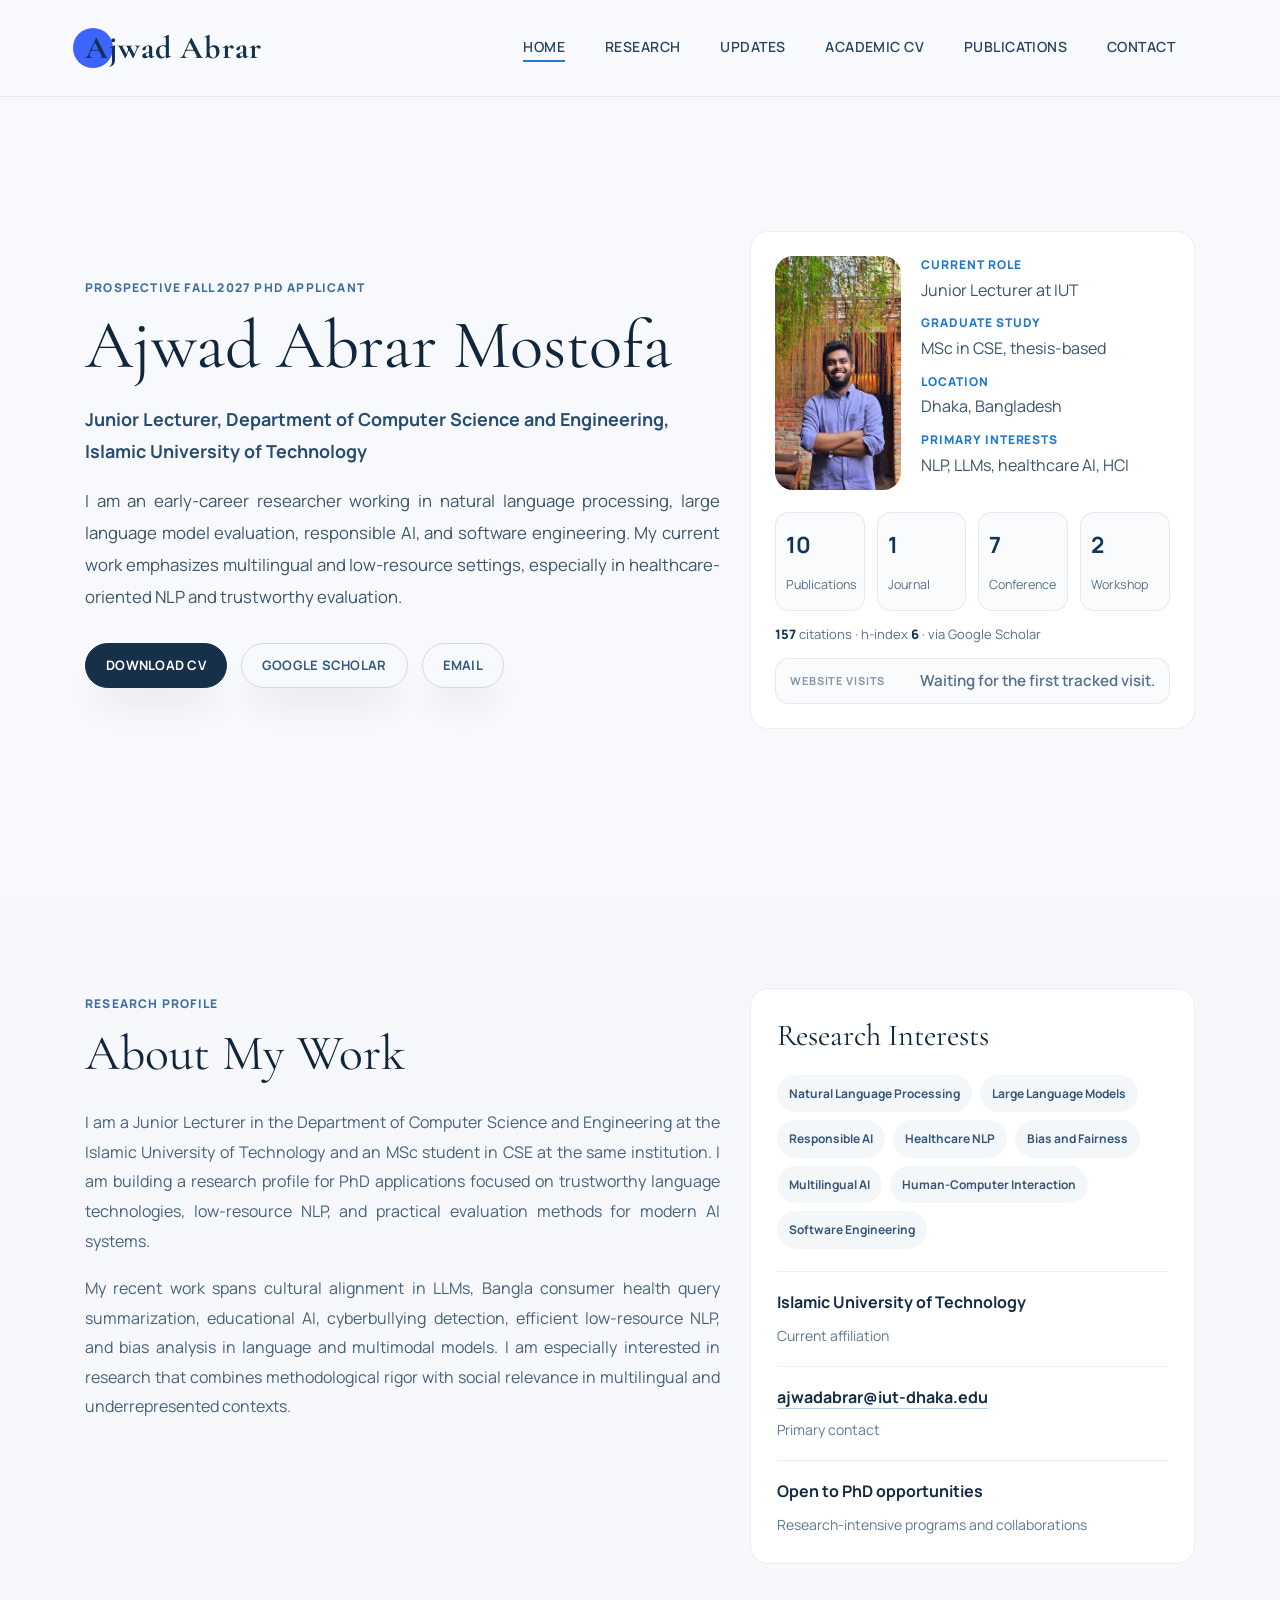
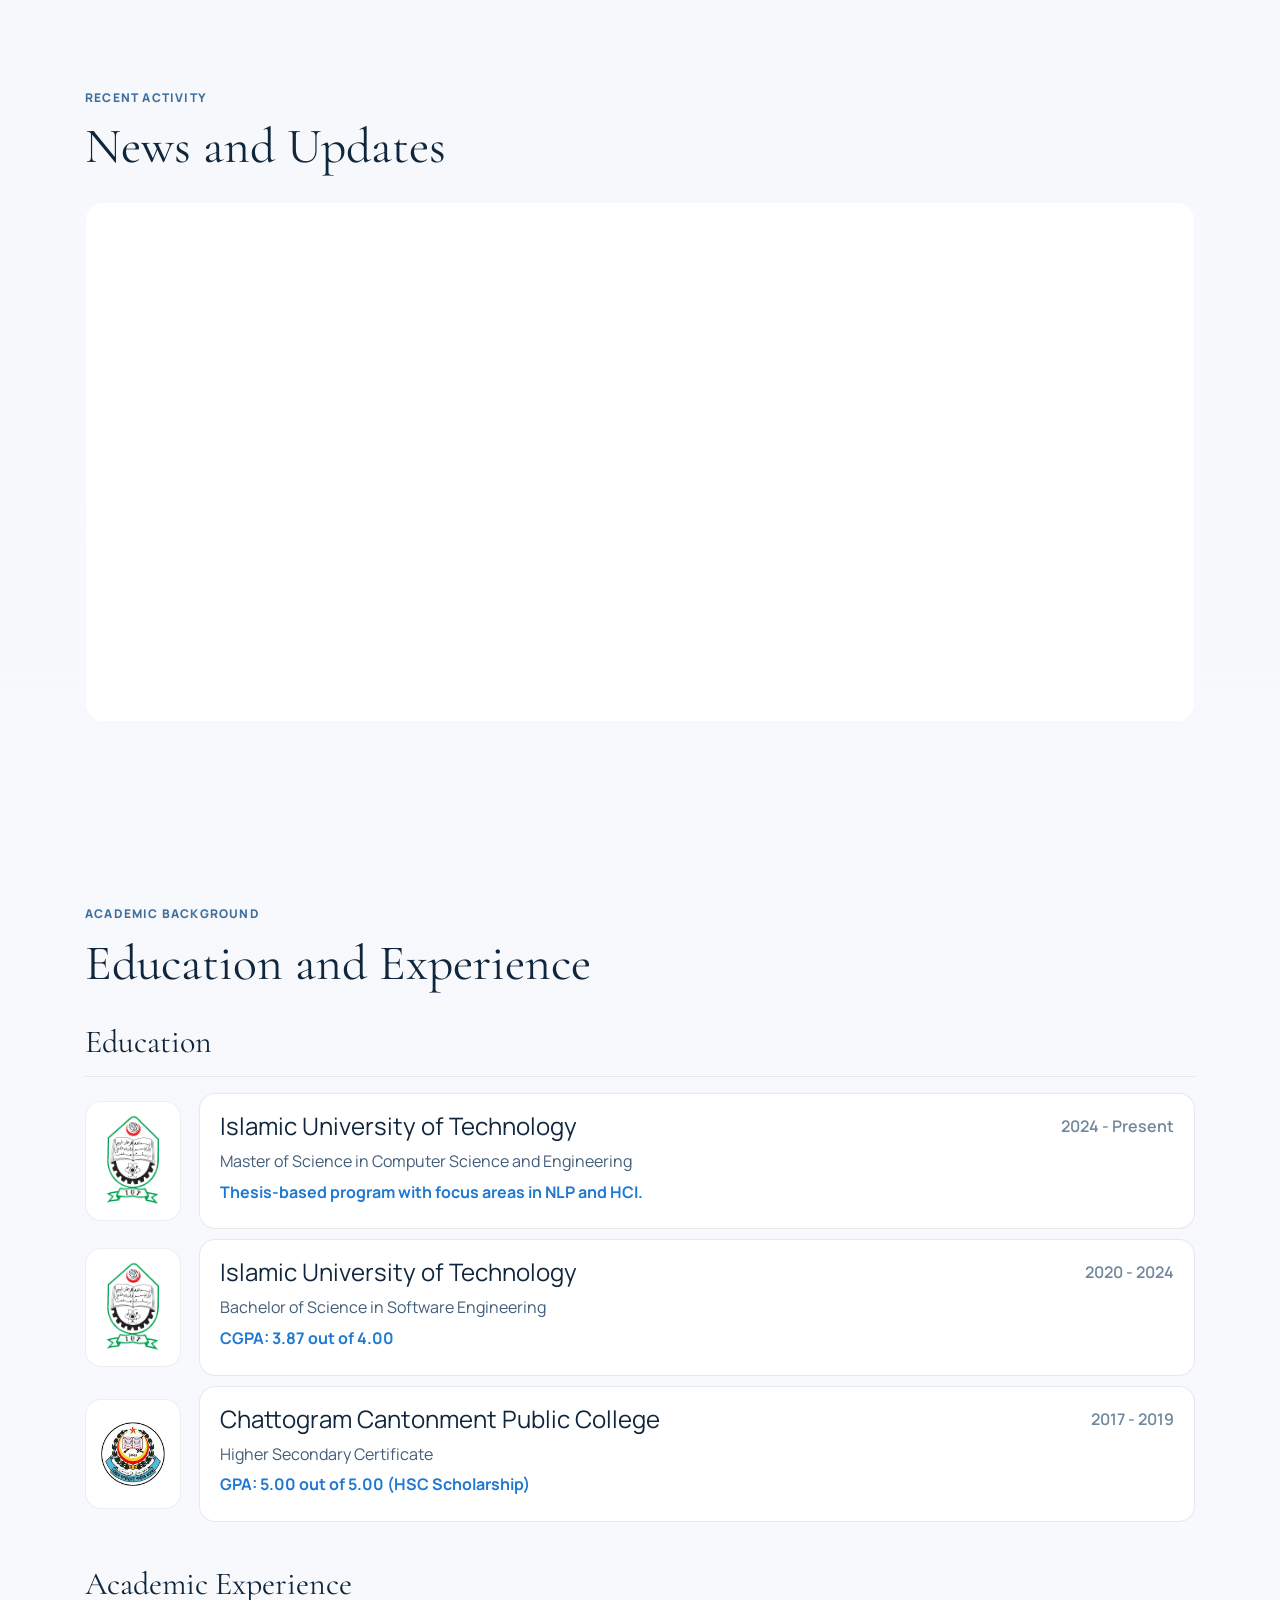
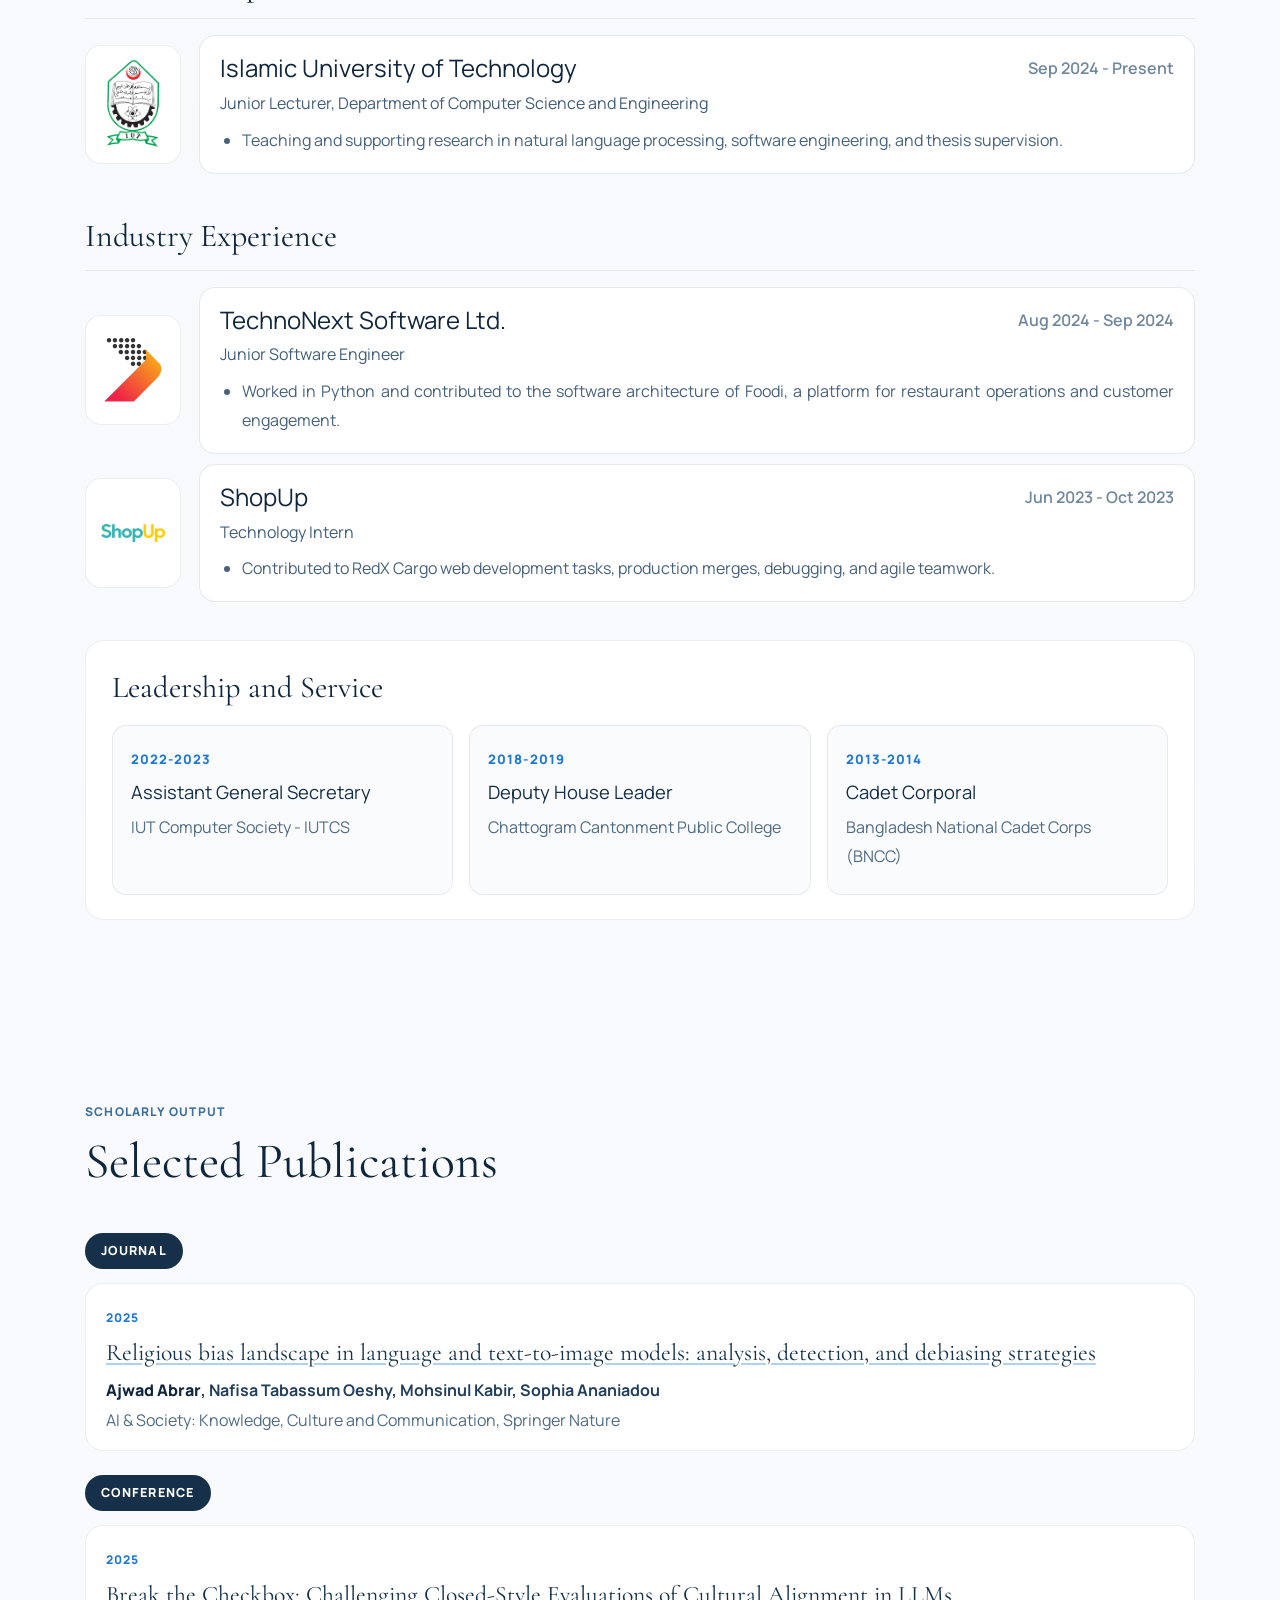
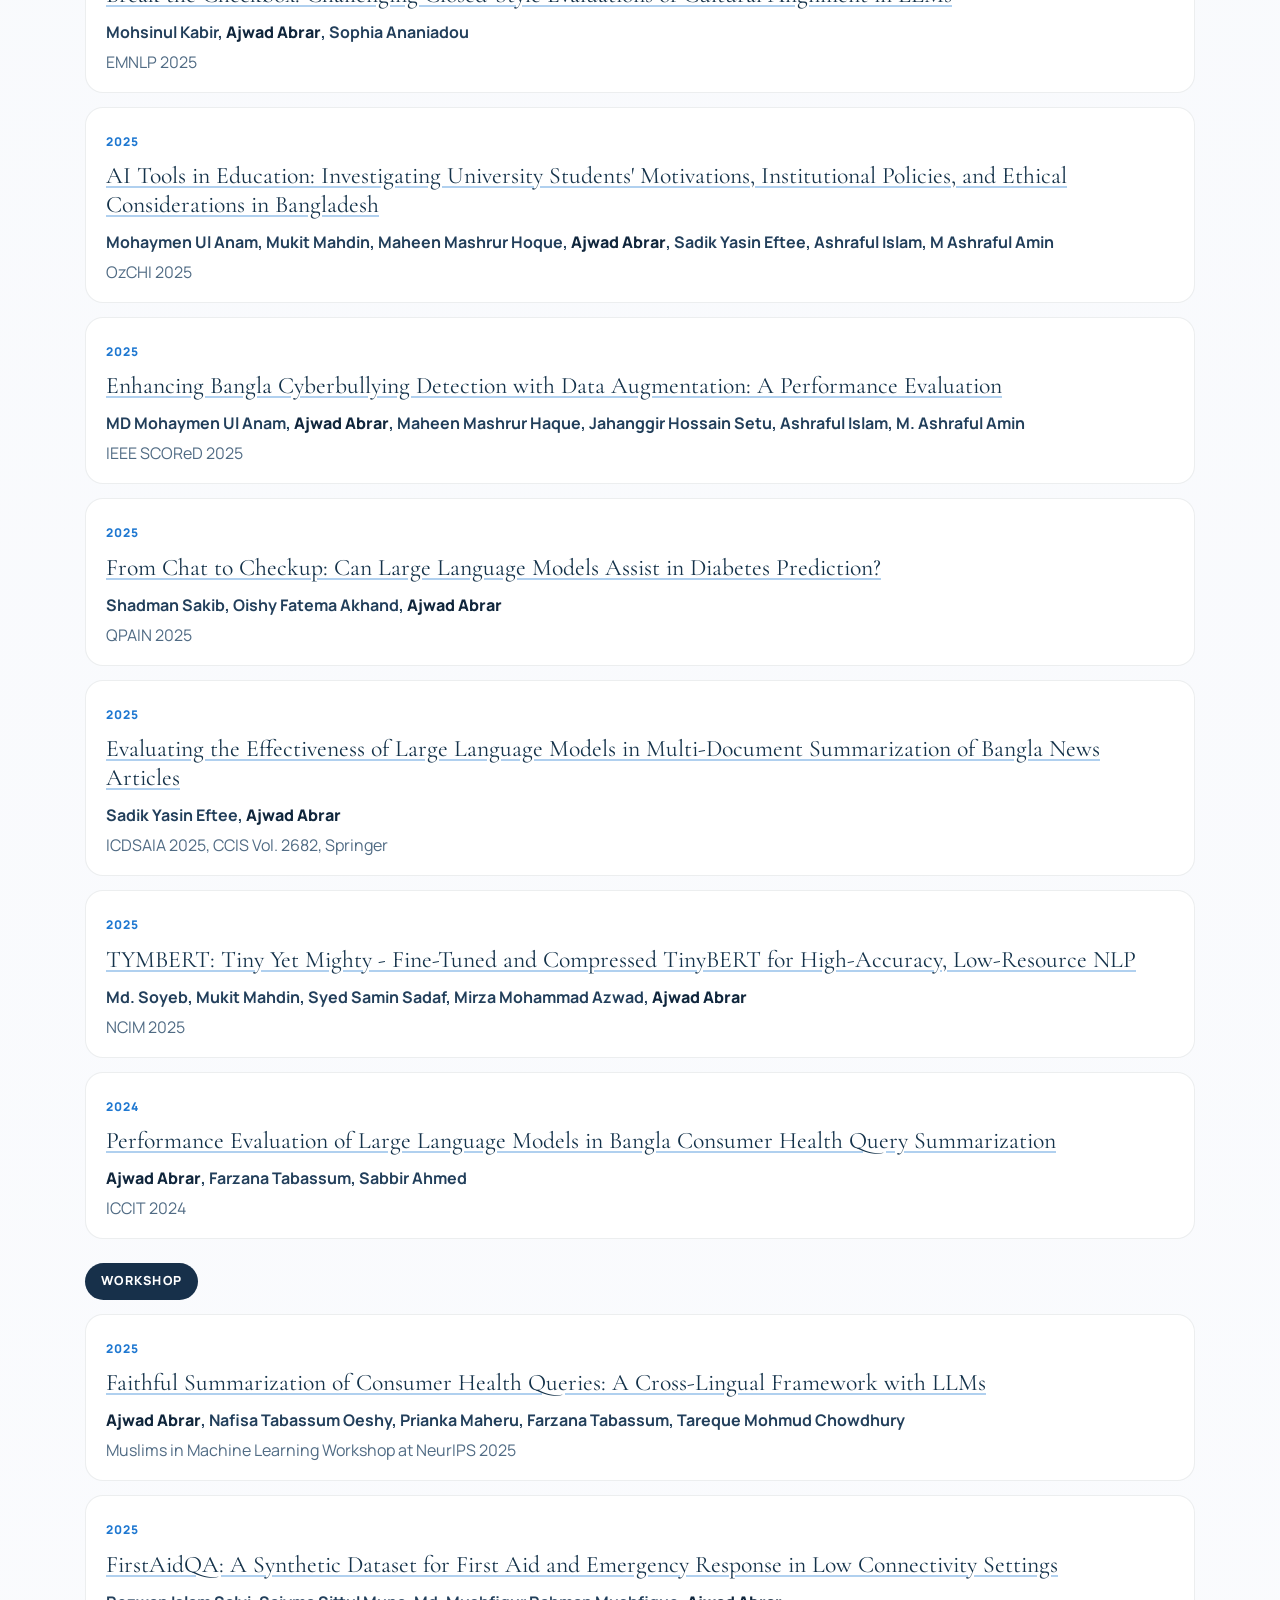
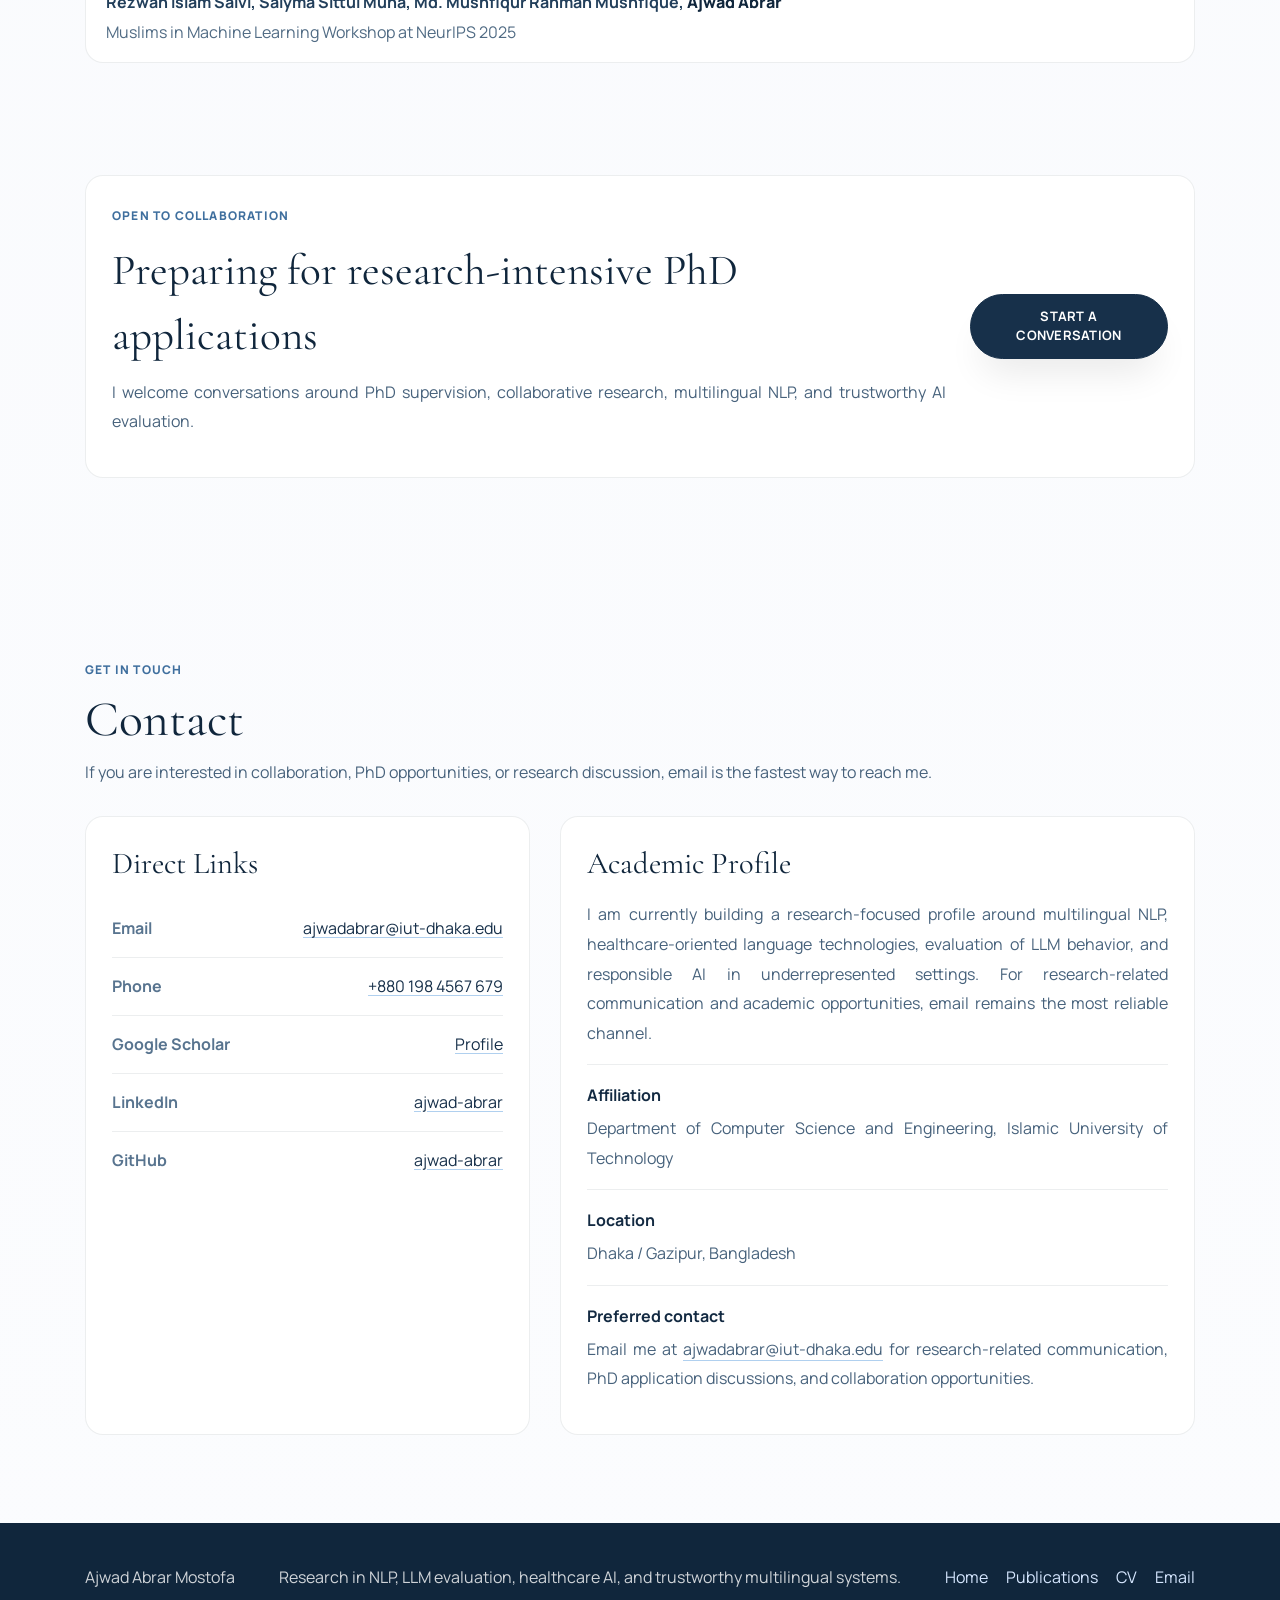
<file: index.html>
<!DOCTYPE html>
<html lang="en">
  <head>
    <title>Ajwad Abrar Mostofa</title>
    <meta charset="utf-8">
    <meta name="viewport" content="width=device-width, initial-scale=1, shrink-to-fit=no">
    <meta name="description" content="Ajwad Abrar Mostofa is a Junior Lecturer and prospective Fall 2027 PhD applicant working in natural language processing, large language model evaluation, healthcare AI, and trustworthy multilingual systems.">
    <meta name="robots" content="index, follow">
    <meta name="author" content="Ajwad Abrar Mostofa">
    <link rel="canonical" href="https://ajwad-abrar.github.io/">
    <meta property="og:type" content="website">
    <meta property="og:title" content="Ajwad Abrar Mostofa">
    <meta property="og:description" content="Research in NLP, LLM evaluation, healthcare AI, and trustworthy multilingual systems.">
    <meta property="og:url" content="https://ajwad-abrar.github.io/">
    <meta property="og:image" content="https://ajwad-abrar.github.io/images/about.jpeg">
    <meta property="og:site_name" content="Ajwad Abrar Mostofa">
    <meta name="twitter:card" content="summary_large_image">
    <meta name="twitter:title" content="Ajwad Abrar Mostofa">
    <meta name="twitter:description" content="Research in NLP, LLM evaluation, healthcare AI, and trustworthy multilingual systems.">
    <meta name="twitter:image" content="https://ajwad-abrar.github.io/images/about.jpeg">
    <link rel="icon" type="image/svg+xml" href="images/favicon-academic.svg">
    <link rel="apple-touch-icon" href="images/favicon-academic.svg">
    <script type="application/ld+json">
      {
        "@context": "https://schema.org",
        "@type": "Person",
        "name": "Ajwad Abrar Mostofa",
        "url": "https://ajwad-abrar.github.io/",
        "image": "https://ajwad-abrar.github.io/images/about.jpeg",
        "jobTitle": "Junior Lecturer",
        "affiliation": {
          "@type": "CollegeOrUniversity",
          "name": "Islamic University of Technology"
        },
        "alumniOf": {
          "@type": "CollegeOrUniversity",
          "name": "Islamic University of Technology"
        },
        "email": "mailto:ajwadabrar@iut-dhaka.edu",
        "sameAs": [
          "https://scholar.google.com/citations?user=GQObpIcAAAAJ&hl=en",
          "https://www.linkedin.com/in/ajwad-abrar/",
          "https://github.com/ajwad-abrar"
        ]
      }
    </script>
    <script type="application/ld+json">
      {
        "@context": "https://schema.org",
        "@type": "WebSite",
        "name": "Ajwad Abrar Mostofa",
        "url": "https://ajwad-abrar.github.io/"
      }
    </script>

    <link href="https://fonts.googleapis.com/css2?family=Cormorant+Garamond:wght@500;600;700&family=Manrope:wght@300;400;500;600;700;800&display=swap" rel="stylesheet">

    <link rel="stylesheet" href="css/open-iconic-bootstrap.min.css">
    <link rel="stylesheet" href="css/animate.css">
    <link rel="stylesheet" href="css/owl.carousel.min.css">
    <link rel="stylesheet" href="css/owl.theme.default.min.css">
    <link rel="stylesheet" href="css/magnific-popup.css">
    <link rel="stylesheet" href="css/aos.css">
    <link rel="stylesheet" href="css/ionicons.min.css">
    <link rel="stylesheet" href="css/flaticon.css">
    <link rel="stylesheet" href="css/icomoon.css">
    <link rel="stylesheet" href="css/style.css">
    <script data-goatcounter="https://ajwad-abrar.goatcounter.com/count" async src="https://gc.zgo.at/count.js"></script>
  </head>
  <body data-spy="scroll" data-target=".site-navbar-target" data-offset="120" class="academic-body">
    <nav class="navbar navbar-expand-lg navbar-dark ftco_navbar ftco-navbar-light site-navbar-target academic-navbar" id="ftco-navbar">
      <div class="container">
        <a class="navbar-brand academic-brand" href="#home-section">Ajwad Abrar</a>
        <button class="navbar-toggler js-fh5co-nav-toggle fh5co-nav-toggle" type="button" data-toggle="collapse" data-target="#ftco-nav" aria-controls="ftco-nav" aria-expanded="false" aria-label="Toggle navigation">
          <span class="oi oi-menu"></span> Menu
        </button>

        <div class="collapse navbar-collapse" id="ftco-nav">
          <ul class="navbar-nav nav ml-auto">
            <li class="nav-item"><a href="#home-section" class="nav-link"><span>Home</span></a></li>
            <li class="nav-item"><a href="#about-section" class="nav-link"><span>Research</span></a></li>
            <li class="nav-item"><a href="#milestones-section" class="nav-link"><span>Updates</span></a></li>
            <li class="nav-item"><a href="#resume-section" class="nav-link"><span>Academic CV</span></a></li>
            <li class="nav-item"><a href="#publications-section" class="nav-link"><span>Publications</span></a></li>
            <li class="nav-item"><a href="#contact-section" class="nav-link"><span>Contact</span></a></li>
          </ul>
        </div>
      </div>
    </nav>

    <section class="academic-hero" id="home-section">
      <div class="container">
        <div class="row align-items-center academic-hero-row">
          <div class="col-lg-7">
            <div class="academic-intro ftco-animate">
              <span class="eyebrow">Prospective Fall 2027 PhD Applicant</span>
              <h1>Ajwad Abrar Mostofa</h1>
              <p class="hero-role">Junior Lecturer, Department of Computer Science and Engineering, Islamic University of Technology</p>
              <p class="hero-summary">I am an early-career researcher working in natural language processing, large language model evaluation, responsible AI, and software engineering. My current work emphasizes multilingual and low-resource settings, especially in healthcare-oriented NLP and trustworthy evaluation.</p>
              <div class="hero-actions">
                <a href="resume/Ajwad_Abrar_Mostofa_Resume.pdf" class="btn academic-btn-primary" target="_blank">Download CV</a>
                <a href="https://scholar.google.com/citations?user=GQObpIcAAAAJ&hl=en" class="btn academic-btn-secondary" target="_blank">Google Scholar</a>
                <a href="mailto:ajwadabrar@iut-dhaka.edu" class="btn academic-btn-secondary">Email</a>
              </div>
            </div>
          </div>
          <div class="col-lg-5">
            <div class="academic-hero-panel ftco-animate">
              <div class="profile-card">
                <div class="profile-photo" style="background-image:url(images/about.jpeg);"></div>
                <div class="profile-meta">
                  <p><span>Current role</span> Junior Lecturer at IUT</p>
                  <p><span>Graduate study</span> MSc in CSE, thesis-based</p>
                  <p><span>Location</span> Dhaka, Bangladesh</p>
                  <p><span>Primary interests</span> NLP, LLMs, healthcare AI, HCI</p>
                </div>
              </div>
              <div class="snapshot-grid">
                <div class="snapshot-card">
                  <strong>10</strong>
                  <span>Publications</span>
                </div>
                <div class="snapshot-card">
                  <strong>1</strong>
                  <span>Journal</span>
                </div>
                <div class="snapshot-card">
                  <strong>7</strong>
                  <span>Conference</span>
                </div>
                <div class="snapshot-card">
                  <strong>2</strong>
                  <span>Workshop</span>
                </div>
              </div>
              <p class="scholar-metrics-note"><strong id="scholar-citations">&mdash;</strong> citations &middot; h-index <strong id="scholar-hindex">&mdash;</strong> &middot; via Google Scholar</p>
              <div class="visit-counter-card">
                <span class="visit-counter-label">Website Visits</span>
                <div id="visit-counter">Waiting for the first tracked visit.</div>
              </div>
            </div>
          </div>
        </div>
      </div>
    </section>

    <section class="academic-section" id="about-section">
      <div class="container">
        <div class="row align-items-start">
          <div class="col-lg-7">
            <div class="section-heading ftco-animate">
              <span class="section-kicker">Research Profile</span>
              <h2>About My Work</h2>
            </div>
            <div class="academic-copy ftco-animate">
              <p>I am a Junior Lecturer in the Department of Computer Science and Engineering at the Islamic University of Technology and an MSc student in CSE at the same institution. I am building a research profile for PhD applications focused on trustworthy language technologies, low-resource NLP, and practical evaluation methods for modern AI systems.</p>
              <p>My recent work spans cultural alignment in LLMs, Bangla consumer health query summarization, educational AI, cyberbullying detection, efficient low-resource NLP, and bias analysis in language and multimodal models. I am especially interested in research that combines methodological rigor with social relevance in multilingual and underrepresented contexts.</p>
            </div>
          </div>
          <div class="col-lg-5">
            <div class="academic-sidecard ftco-animate">
              <h3>Research Interests</h3>
              <div class="interest-tags">
                <span>Natural Language Processing</span>
                <span>Large Language Models</span>
                <span>Responsible AI</span>
                <span>Healthcare NLP</span>
                <span>Bias and Fairness</span>
                <span>Multilingual AI</span>
                <span>Human-Computer Interaction</span>
                <span>Software Engineering</span>
              </div>
              <div class="academic-metrics">
                <div>
                  <strong>Islamic University of Technology</strong>
                  <span>Current affiliation</span>
                </div>
                <div>
                  <strong><a href="mailto:ajwadabrar@iut-dhaka.edu">ajwadabrar@iut-dhaka.edu</a></strong>
                  <span>Primary contact</span>
                </div>
                <div>
                  <strong>Open to PhD opportunities</strong>
                  <span>Research-intensive programs and collaborations</span>
                </div>
              </div>
            </div>
          </div>
        </div>
      </div>
    </section>

    <section class="academic-section updates-section" id="milestones-section">
      <div class="container">
        <div class="section-heading ftco-animate">
          <span class="section-kicker">Recent Activity</span>
          <h2>News and Updates</h2>
        </div>
        <div class="news-updates-box ftco-animate">
          <ul class="news-updates-list" id="updates-list"></ul>
        </div>
      </div>
    </section>

    <section class="academic-section cv-section" id="resume-section">
      <div class="container">
        <div class="section-heading ftco-animate">
          <span class="section-kicker">Academic Background</span>
          <h2>Education and Experience</h2>
        </div>
        <div class="academic-list-section ftco-animate">
          <h3>Education</h3>
          <div class="institution-list">
            <article class="institution-card">
              <div class="institution-mark institution-mark--logo" aria-label="Islamic University of Technology">
                <img src="images/logos/iut.png" alt="Islamic University of Technology logo">
              </div>
              <div class="institution-content">
                <div class="institution-header">
                  <h4>Islamic University of Technology</h4>
                  <span>2024 - Present</span>
                </div>
                <p>Master of Science in Computer Science and Engineering</p>
                <p class="institution-note">Thesis-based program with focus areas in NLP and HCI.</p>
              </div>
            </article>
            <article class="institution-card">
              <div class="institution-mark institution-mark--logo" aria-label="Islamic University of Technology">
                <img src="images/logos/iut.png" alt="Islamic University of Technology logo">
              </div>
              <div class="institution-content">
                <div class="institution-header">
                  <h4>Islamic University of Technology</h4>
                  <span>2020 - 2024</span>
                </div>
                <p>Bachelor of Science in Software Engineering</p>
                <p class="institution-note">CGPA: 3.87 out of 4.00</p>
              </div>
            </article>
            <article class="institution-card">
              <div class="institution-mark institution-mark--logo" aria-label="Chattogram Cantonment Public College">
                <img class="institution-logo institution-logo--compact" src="images/logos/ccpc.jpg" alt="Chattogram Cantonment Public College logo">
              </div>
              <div class="institution-content">
                <div class="institution-header">
                  <h4>Chattogram Cantonment Public College</h4>
                  <span>2017 - 2019</span>
                </div>
                <p>Higher Secondary Certificate</p>
                <p class="institution-note">GPA: 5.00 out of 5.00 (HSC Scholarship)</p>
              </div>
            </article>
          </div>
        </div>

        <div class="academic-list-section ftco-animate">
          <h3>Academic Experience</h3>
          <div class="institution-list">
            <article class="institution-card">
              <div class="institution-mark institution-mark--logo" aria-label="Islamic University of Technology">
                <img src="images/logos/iut.png" alt="Islamic University of Technology logo">
              </div>
              <div class="institution-content">
                <div class="institution-header">
                  <h4>Islamic University of Technology</h4>
                  <span>Sep 2024 - Present</span>
                </div>
                <p>Junior Lecturer, Department of Computer Science and Engineering</p>
                <ul class="institution-points">
                  <li>Teaching and supporting research in natural language processing, software engineering, and thesis supervision.</li>
                </ul>
              </div>
            </article>
          </div>
        </div>

        <div class="academic-list-section ftco-animate">
          <h3>Industry Experience</h3>
          <div class="institution-list">
            <article class="institution-card">
              <div class="institution-mark institution-mark--logo" aria-label="TechnoNext Software Ltd.">
                <img class="institution-logo institution-logo--compact" src="images/logos/technonext.png" alt="TechnoNext Software Ltd. logo">
              </div>
              <div class="institution-content">
                <div class="institution-header">
                  <h4>TechnoNext Software Ltd.</h4>
                  <span>Aug 2024 - Sep 2024</span>
                </div>
                <p>Junior Software Engineer</p>
                <ul class="institution-points">
                  <li>Worked in Python and contributed to the software architecture of Foodi, a platform for restaurant operations and customer engagement.</li>
                </ul>
              </div>
            </article>
            <article class="institution-card">
              <div class="institution-mark institution-mark--logo" aria-label="ShopUp">
                <img class="institution-logo institution-logo--wide" src="images/logos/shopup.png" alt="ShopUp logo">
              </div>
              <div class="institution-content">
                <div class="institution-header">
                  <h4>ShopUp</h4>
                  <span>Jun 2023 - Oct 2023</span>
                </div>
                <p>Technology Intern</p>
                <ul class="institution-points">
                  <li>Contributed to RedX Cargo web development tasks, production merges, debugging, and agile teamwork.</li>
                </ul>
              </div>
            </article>
          </div>
        </div>

        <div class="row">
          <div class="col-lg-12">
            <div class="academic-block ftco-animate">
              <h3>Leadership and Service</h3>
              <div class="service-grid">
                <div class="service-card">
                  <span class="entry-date">2022-2023</span>
                  <h4>Assistant General Secretary</h4>
                  <p>IUT Computer Society - IUTCS</p>
                </div>
                <div class="service-card">
                  <span class="entry-date">2018-2019</span>
                  <h4>Deputy House Leader</h4>
                  <p>Chattogram Cantonment Public College</p>
                </div>
                <div class="service-card">
                  <span class="entry-date">2013-2014</span>
                  <h4>Cadet Corporal</h4>
                  <p>Bangladesh National Cadet Corps (BNCC)</p>
                </div>
              </div>
            </div>
          </div>
        </div>
      </div>
    </section>

    <section class="academic-section publications-section" id="publications-section">
      <div class="container">
        <div class="section-heading ftco-animate">
          <span class="section-kicker">Scholarly Output</span>
          <h2>Selected Publications</h2>
        </div>
        <div class="publication-groups" id="publication-groups"></div>
      </div>
    </section>

    <section class="academic-cta-section">
      <div class="container">
        <div class="academic-cta ftco-animate">
          <div>
            <span class="section-kicker">Open To Collaboration</span>
            <h2>Preparing for research-intensive PhD applications</h2>
            <p>I welcome conversations around PhD supervision, collaborative research, multilingual NLP, and trustworthy AI evaluation.</p>
          </div>
          <a href="mailto:ajwadabrar@iut-dhaka.edu" class="btn academic-btn-primary">Start a Conversation</a>
        </div>
      </div>
    </section>

    <section class="academic-section academic-contact" id="contact-section">
      <div class="container">
        <div class="section-heading ftco-animate">
          <span class="section-kicker">Get In Touch</span>
          <h2>Contact</h2>
          <p>If you are interested in collaboration, PhD opportunities, or research discussion, email is the fastest way to reach me.</p>
        </div>
        <div class="row equal-card-row">
          <div class="col-lg-5">
            <div class="contact-panel ftco-animate">
              <h3>Direct Links</h3>
              <ul class="contact-list">
                <li><span>Email</span><a href="mailto:ajwadabrar@iut-dhaka.edu">ajwadabrar@iut-dhaka.edu</a></li>
                <li><span>Phone</span><a href="tel:+8801984567679">+880 198 4567 679</a></li>
                <li><span>Google Scholar</span><a href="https://scholar.google.com/citations?user=GQObpIcAAAAJ&hl=en" target="_blank">Profile</a></li>
                <li><span>LinkedIn</span><a href="https://www.linkedin.com/in/ajwad-abrar/" target="_blank">ajwad-abrar</a></li>
                <li><span>GitHub</span><a href="https://github.com/ajwad-abrar" target="_blank">ajwad-abrar</a></li>
              </ul>
            </div>
          </div>
          <div class="col-lg-7">
            <div class="contact-panel ftco-animate">
              <h3>Academic Profile</h3>
              <p>I am currently building a research-focused profile around multilingual NLP, healthcare-oriented language technologies, evaluation of LLM behavior, and responsible AI in underrepresented settings. For research-related communication and academic opportunities, email remains the most reliable channel.</p>
              <div class="contact-note">
                <strong>Affiliation</strong>
                <p>Department of Computer Science and Engineering, Islamic University of Technology</p>
              </div>
              <div class="contact-note">
                <strong>Location</strong>
                <p>Dhaka / Gazipur, Bangladesh</p>
              </div>
              <div class="contact-note">
                <strong>Preferred contact</strong>
                <p>Email me at <a href="mailto:ajwadabrar@iut-dhaka.edu">ajwadabrar@iut-dhaka.edu</a> for research-related communication, PhD application discussions, and collaboration opportunities.</p>
              </div>
            </div>
          </div>
        </div>
      </div>
    </section>

    <footer class="academic-footer">
      <div class="container">
        <div class="footer-wrap">
          <p>Ajwad Abrar Mostofa</p>
          <p>Research in NLP, LLM evaluation, healthcare AI, and trustworthy multilingual systems.</p>
          <ul class="footer-links">
            <li><a href="#home-section">Home</a></li>
            <li><a href="#publications-section">Publications</a></li>
            <li><a href="resume/Ajwad_Abrar_Mostofa_Resume.pdf" target="_blank">CV</a></li>
            <li><a href="mailto:ajwadabrar@iut-dhaka.edu">Email</a></li>
          </ul>
        </div>
      </div>
    </footer>

    <div id="ftco-loader" class="show fullscreen"><svg class="circular" width="48px" height="48px"><circle class="path-bg" cx="24" cy="24" r="22" fill="none" stroke-width="4" stroke="#eeeeee"/><circle class="path" cx="24" cy="24" r="22" fill="none" stroke-width="4" stroke-miterlimit="10" stroke="#17304a"/></svg></div>

    <script src="js/jquery.min.js"></script>
    <script src="js/jquery-migrate-3.0.1.min.js"></script>
    <script src="js/popper.min.js"></script>
    <script src="js/bootstrap.min.js"></script>
    <script src="js/jquery.easing.1.3.js"></script>
    <script src="js/jquery.waypoints.min.js"></script>
    <script src="js/jquery.stellar.min.js"></script>
    <script src="js/owl.carousel.min.js"></script>
    <script src="js/jquery.magnific-popup.min.js"></script>
    <script src="js/aos.js"></script>
    <script src="js/jquery.animateNumber.min.js"></script>
    <script src="js/scrollax.min.js"></script>
    <script src="data/scholar-metrics.js"></script>
    <script src="js/main.js"></script>
  </body>
</html>
</file>
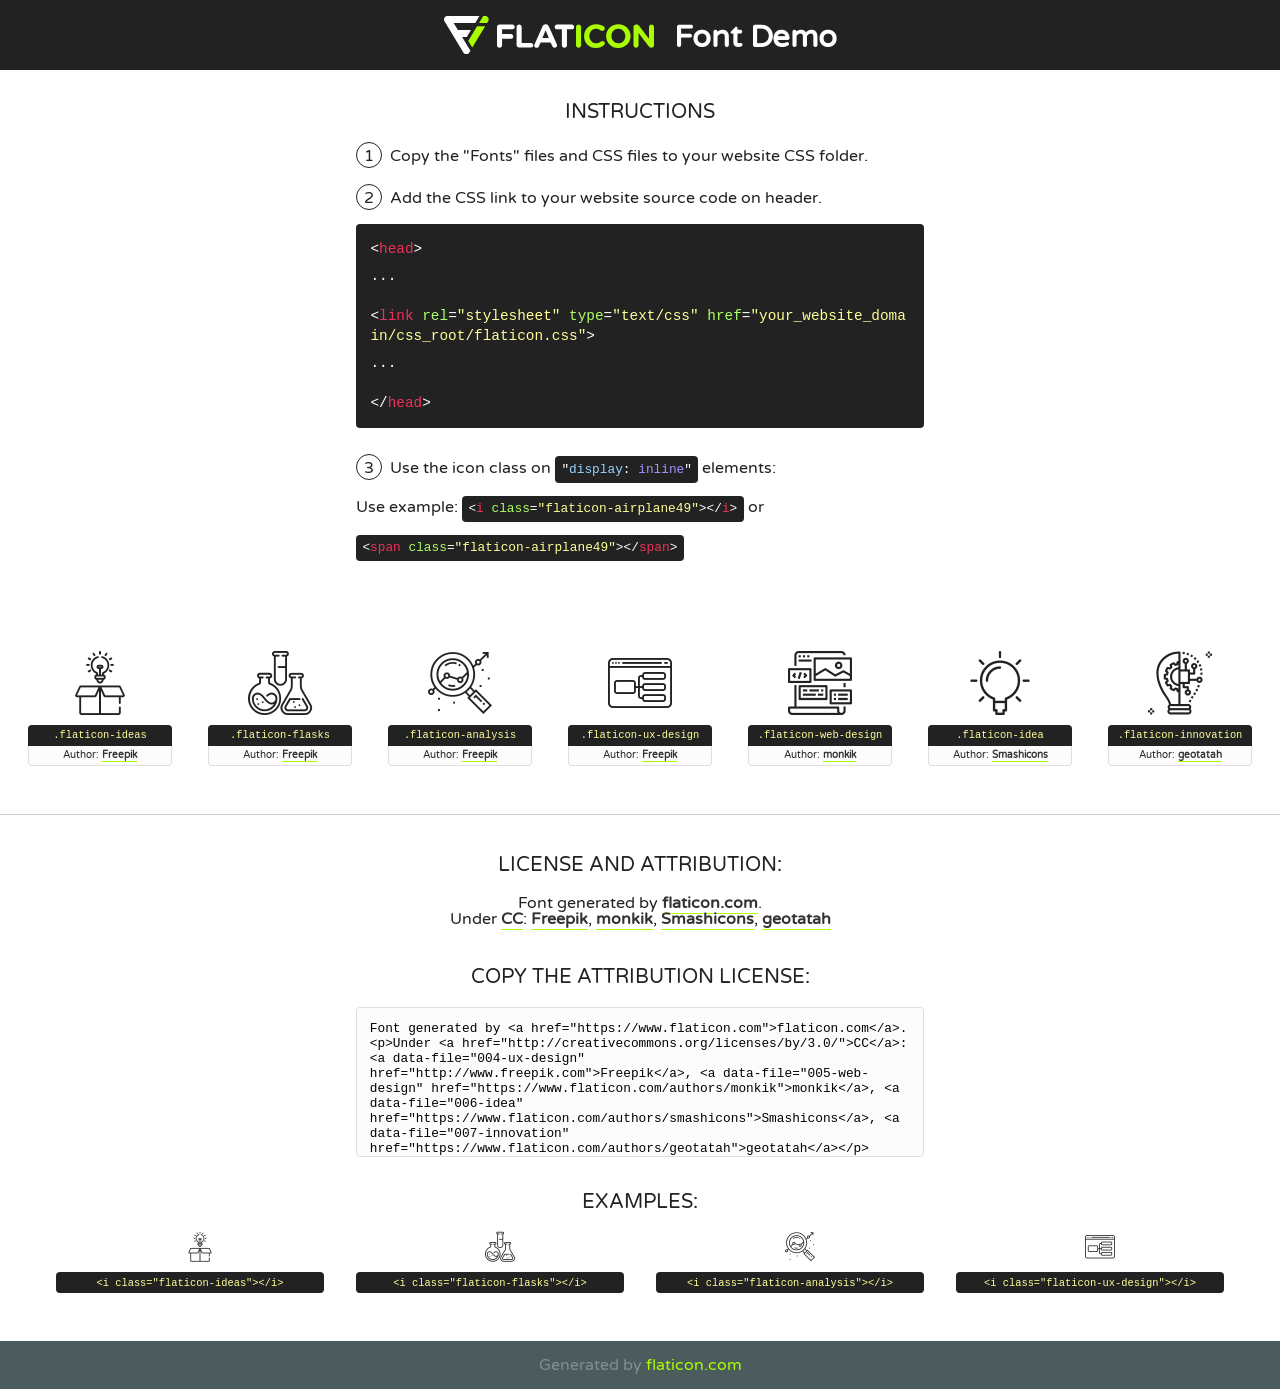
<file: fonts/flaticon/font/flaticon.html>
<!DOCTYPE html>
<!--
  Flaticon icon font: Flaticon
  Creation date: 20/03/2019 02:18
-->
<html>
<!DOCTYPE html>
<html>

<head>
    <title>Flaticon WebFont</title>
    <link href="http://fonts.googleapis.com/css?family=Varela+Round" rel="stylesheet" type="text/css" />
    <link rel="stylesheet" type="text/css" href="flaticon.css">
    <meta charset="UTF-8">
    <style>
    html, body, div, span, applet, object, iframe,
    h1, h2, h3, h4, h5, h6, p, blockquote, pre,
    a, abbr, acronym, address, big, cite, code,
    del, dfn, em, img, ins, kbd, q, s, samp,
    small, strike, strong, sub, sup, tt, var,
    b, u, i, center,
    dl, dt, dd, ol, ul, li,
    fieldset, form, label, legend,
    table, caption, tbody, tfoot, thead, tr, th, td,
    article, aside, canvas, details, embed, 
    figure, figcaption, footer, header, hgroup, 
    menu, nav, output, ruby, section, summary,
    time, mark, audio, video {
        margin: 0;
        padding: 0;
        border: 0;
        font-size: 100%;
        font: inherit;
        vertical-align: baseline;
    }
    /* HTML5 display-role reset for older browsers */
    article, aside, details, figcaption, figure, 
    footer, header, hgroup, menu, nav, section {
        display: block;
    }
    body {
        line-height: 1;
    }
    ol, ul {
        list-style: none;
    }
    blockquote, q {
        quotes: none;
    }
    blockquote:before, blockquote:after,
    q:before, q:after {
        content: '';
        content: none;
    }
    table {
        border-collapse: collapse;
        border-spacing: 0;
    }
    body {
        font-family: 'Varela Round', Helvetica, Arial, sans-serif;
        font-size: 16px;
        color: #222;
    }
    a {
        color: #333;
        border-bottom: 1px solid #a9fd00;
        font-weight: bold;
        text-decoration: none;
    }
    * {
        -moz-box-sizing: border-box;
        -webkit-box-sizing: border-box;
        box-sizing: border-box;
        margin: 0;
        padding: 0;
    }
    [class^="flaticon-"]:before, [class*=" flaticon-"]:before, [class^="flaticon-"]:after, [class*=" flaticon-"]:after {
        font-family: Flaticon;
        font-size: 30px;
        font-style: normal;
        margin-left: 20px;
        color: #333;
    }
    .wrapper {
        max-width: 600px;
        margin: auto;
        padding: 0 1em;
    }
    .title {
        font-size: 1.25em;
        text-align: center;
        margin-bottom: 1em;
        text-transform: uppercase;
    }
    header {
        text-align: center;
        background-color: #222;
        color: #fff;
        padding: 1em;
    }
    header .logo {
        width: 210px;
        height: 38px;
        display: inline-block;
        vertical-align: middle;
        margin-right: 1em;
        border: none;
    }
    header strong {
        font-size: 1.95em;
        font-weight: bold;
        vertical-align: middle;
        margin-top: 5px;
        display: inline-block;
    }
    .demo {
        margin: 2em auto;
        line-height: 1.25em;
    }
    .demo ul li {
        margin-bottom: 1em;
    }
    .demo ul li .num {
        color: #222;
        border-radius: 20px;
        display: inline-block;
        width: 26px;
        padding: 3px;
        height: 26px;
        text-align: center;
        margin-right: 0.5em;
        border: 1px solid #222;
    }
    .demo ul li code {
        background-color: #222;
        border-radius: 4px;
        padding: 0.25em 0.5em;
        display: inline-block;
        color: #fff;
        font-family: Consolas,Monaco,Lucida Console,Liberation Mono,DejaVu Sans Mono,Bitstream Vera Sans Mono,Courier New, monospace;
        font-weight: lighter;
        margin-top: 1em;
        font-size: 0.8em;
        word-break: break-all;
    }
    .demo ul li code.big {
        padding: 1em;
        font-size: 0.9em;
    }
    .demo ul li code .red {
        color: #EF3159;
    }
    .demo ul li code .green {
        color: #ACFF65;
    }
    .demo ul li code .yellow {
        color: #FFFF99;
    }
    .demo ul li code .blue {
        color: #99D3FF;
    }
    .demo ul li code .purple {
        color: #A295FF;
    }
    .demo ul li code .dots {
        margin-top: 0.5em;
        display: block;
    }
    #glyphs {
        border-bottom: 1px solid #ccc;
        padding: 2em 0;
        text-align: center;
    }
    .glyph {
        display: inline-block;
        width: 9em;
        margin: 1em;
        text-align: center;
        vertical-align: top;
        background: #FFF;
    }
    .glyph .glyph-icon {
        padding: 10px;
        display: block;
        font-family:"Flaticon";
        font-size: 64px;
        line-height: 1;
    }
    .glyph .glyph-icon:before {
        font-size: 64px;
        color: #222;
        margin-left: 0;
    }
    .class-name {
        font-size: 0.65em;
        background-color: #222;
        color: #fff;
        border-radius: 4px 4px 0 0;
        padding: 0.5em;
        color: #FFFF99;
        font-family: Consolas,Monaco,Lucida Console,Liberation Mono,DejaVu Sans Mono,Bitstream Vera Sans Mono,Courier New, monospace;
    }
    .author-name {
        font-size: 0.6em;
        background-color: #fcfcfd;
        border: 1px solid #DEDEE4;
        border-top: 0;
        border-radius: 0 0 4px 4px;
        padding: 0.5em;
    }
    .class-name:last-child {
        font-size: 10px;
        color:#888;
    }
    .class-name:last-child a {
        font-size: 10px;
        color:#555;
    }
    .class-name:last-child a:hover {
        color:#a9fd00;
    }
    .glyph > input {
        display: block;
        width: 100px;
        margin: 5px auto;
        text-align: center;
        font-size: 12px;
        cursor: text;
    }
    .glyph > input.icon-input {
        font-family:"Flaticon";
        font-size: 16px;
        margin-bottom: 10px;
    }
    .attribution .title {
        margin-top: 2em;
    }
    .attribution textarea {
        background-color: #fcfcfd;
        padding: 1em;
        border: none;
        box-shadow: none;
        border: 1px solid #DEDEE4;
        border-radius: 4px;
        resize: none;
        width: 100%;
        height: 150px;
        font-size: 0.8em;
        font-family: Consolas,Monaco,Lucida Console,Liberation Mono,DejaVu Sans Mono,Bitstream Vera Sans Mono,Courier New, monospace;
        -webkit-appearance: none;
    }
    .iconsuse {
        margin: 2em auto;
        text-align: center;
        max-width: 1200px;
    }
    .iconsuse:after {
        content: '';
        display: table;
        clear: both;
    }
    .iconsuse .image {
        float: left;
        width: 25%;
        padding: 0 1em;
    }
    .iconsuse .image p {
        margin-bottom: 1em;
    }
    .iconsuse .image span {
        display: block;
        font-size: 0.65em;
        background-color: #222;
        color: #fff;
        border-radius: 4px;
        padding: 0.5em;
        color: #FFFF99;
        margin-top: 1em;
        font-family: Consolas,Monaco,Lucida Console,Liberation Mono,DejaVu Sans Mono,Bitstream Vera Sans Mono,Courier New, monospace;
    }
    #footer {
        text-align: center;
        background-color: #4C5B5C;
        color: #7c9192;
        padding: 1em;
    }
    #footer a {
        border: none;
        color: #a9fd00;
        font-weight: normal;
    }
    @media (max-width: 960px) {
        .iconsuse .image {
            width: 50%;
        }
    }
    @media (max-width: 560px) {
        .iconsuse .image {
            width: 100%;
        }
    }
    </style>
</head>

<body class="characters-off">

    <header>
        <a href="https://www.flaticon.com" target="_blank" class="logo">
            <svg version="1.1" xmlns="http://www.w3.org/2000/svg" xmlns:xlink="http://www.w3.org/1999/xlink" xmlns:a="http://ns.adobe.com/AdobeSVGViewerExtensions/3.0/" viewBox="0 0 560.875 102.036" enable-background="new 0 0 560.875 102.036" xml:space="preserve">
                <defs>
                </defs>
                <g>
                    <g class="letters">
                        <path fill="#ffffff" d="M141.596,29.675c0-3.777,2.985-6.767,6.764-6.767h34.438c3.426,0,6.15,2.728,6.15,6.15
                        c0,3.43-2.724,6.149-6.15,6.149h-27.674v13.091h23.719c3.429,0,6.151,2.724,6.151,6.15c0,3.43-2.723,6.149-6.151,6.149h-23.719
                        v17.574c0,3.773-2.986,6.761-6.764,6.761c-3.779,0-6.764-2.989-6.764-6.761V29.675z"></path>
                        <path fill="#ffffff" d="M193.844,29.149c0-3.781,2.985-6.767,6.764-6.767c3.776,0,6.763,2.985,6.763,6.767v42.957h25.039
                        c3.426,0,6.149,2.726,6.149,6.153c0,3.425-2.723,6.15-6.149,6.15h-31.802c-3.779,0-6.764-2.986-6.764-6.768V29.149z"></path>
                        <path fill="#ffffff" d="M241.891,75.71l21.438-48.407c1.492-3.341,4.215-5.357,7.906-5.357h0.792
                        c3.686,0,6.323,2.017,7.815,5.357l21.439,48.407c0.436,0.967,0.701,1.845,0.701,2.723c0,3.602-2.809,6.501-6.414,6.501
                        c-3.161,0-5.269-1.845-6.499-4.655l-4.132-9.661h-27.059l-4.301,10.102c-1.144,2.631-3.426,4.214-6.237,4.214
                        c-3.517,0-6.24-2.81-6.24-6.325C241.1,77.64,241.451,76.677,241.891,75.71z M279.932,58.666l-8.521-20.297l-8.526,20.297H279.932
                        z"></path>
                        <path fill="#ffffff" d="M314.864,35.387H301.86c-3.429,0-6.239-2.813-6.239-6.238c0-3.429,2.811-6.24,6.239-6.24h39.533
                        c3.426,0,6.237,2.811,6.237,6.24c0,3.425-2.811,6.238-6.237,6.238h-13.001v42.785c0,3.773-2.99,6.761-6.764,6.761
                        c-3.779,0-6.764-2.989-6.764-6.761V35.387z"></path>
                        <path fill="#A9FD00" d="M352.615,29.149c0-3.781,2.985-6.767,6.767-6.767c3.774,0,6.761,2.985,6.761,6.767v49.024
                        c0,3.773-2.987,6.761-6.761,6.761c-3.781,0-6.767-2.989-6.767-6.761V29.149z"></path>
                        <path fill="#A9FD00" d="M374.132,53.836v-0.179c0-17.481,13.178-31.801,32.065-31.801c9.22,0,15.459,2.458,20.557,6.238
                        c1.402,1.054,2.637,2.985,2.637,5.357c0,3.692-2.985,6.59-6.681,6.59c-1.845,0-3.071-0.702-4.044-1.319
                        c-3.776-2.813-7.729-4.393-12.562-4.393c-10.364,0-17.831,8.611-17.831,19.154v0.173c0,10.542,7.291,19.329,17.831,19.329
                        c5.715,0,9.492-1.756,13.359-4.834c1.049-0.874,2.458-1.491,4.039-1.491c3.429,0,6.325,2.813,6.325,6.236
                        c0,2.106-1.056,3.78-2.282,4.834c-5.539,4.834-12.036,7.733-21.878,7.733C387.572,85.464,374.132,71.493,374.132,53.836z"></path>
                        <path fill="#A9FD00" d="M433.009,53.836v-0.179c0-17.481,13.79-31.801,32.766-31.801c18.981,0,32.592,14.143,32.592,31.628v0.173
                        c0,17.483-13.785,31.807-32.769,31.807C446.625,85.464,433.009,71.32,433.009,53.836z M484.224,53.836v-0.179
                        c0-10.539-7.725-19.326-18.626-19.326c-10.893,0-18.449,8.611-18.449,19.154v0.173c0,10.542,7.73,19.329,18.626,19.329
                        C476.676,72.986,484.224,64.378,484.224,53.836z"></path>
                        <path fill="#A9FD00" d="M506.233,29.321c0-3.774,2.99-6.763,6.767-6.763h1.401c3.252,0,5.183,1.583,7.029,3.953l26.093,34.265
                        V29.059c0-3.692,2.99-6.677,6.681-6.677c3.683,0,6.671,2.985,6.671,6.677v48.934c0,3.78-2.987,6.765-6.764,6.765h-0.436
                        c-3.257,0-5.188-1.581-7.034-3.953l-27.056-35.492v32.944c0,3.687-2.985,6.676-6.678,6.676c-3.683,0-6.673-2.989-6.673-6.676
                        V29.321z"></path>
                    </g>
                    <g class="insignia">
                        <path fill="#ffffff" d="M48.372,56.137h12.517l11.156-18.537H37.186L25.688,18.539h57.825L94.668,0H9.271
                        C5.925,0,2.842,1.801,1.198,4.716c-1.644,2.907-1.593,6.482,0.134,9.343l50.38,83.501c1.678,2.781,4.689,4.476,7.938,4.476
                        c3.246,0,6.257-1.695,7.935-4.476l2.898-4.804L48.372,56.137z"></path>
                        <g class="i">
                            <path fill="#A9FD00" d="M93.575,18.539h0.031v0.004l21.652,0.004l2.705-4.488c1.727-2.861,1.778-6.436,0.133-9.343
                            C116.454,1.801,113.371,0,110.026,0h-5.294L93.575,18.539z"></path>
                            <polygon fill="#A9FD00" points="88.291,27.356 64.725,66.486 75.519,84.404 109.942,27.356"></polygon>
                        </g>
                    </g>
                </g>
            </svg>
        </a>
        <strong>Font Demo</strong>
    </header>


    <section class="demo wrapper">

        <p class="title">Instructions</p>

        <ul>
            <li>
                <span class="num">1</span>Copy the "Fonts" files and CSS files to your website CSS folder.
            </li>
            <li>
                <span class="num">2</span>Add the CSS link to your website source code on header.
                <code class="big">
                    &lt;<span class="red">head</span>&gt;
                    <br/><span class="dots">...</span>
                    <br/>&lt;<span class="red">link</span> <span class="green">rel</span>=<span class="yellow">"stylesheet"</span> <span class="green">type</span>=<span class="yellow">"text/css"</span> <span class="green">href</span>=<span class="yellow">"your_website_domain/css_root/flaticon.css"</span>&gt;
                    <br/><span class="dots">...</span>
                    <br/>&lt;/<span class="red">head</span>&gt;
                </code>
            </li>

            <li>
                <p>
                    <span class="num">3</span>Use the icon class on <code>"<span class="blue">display</span>:<span class="purple"> inline</span>"</code> elements:
                    <br />
                    Use example: <code>&lt;<span class="red">i</span> <span class="green">class</span>=<span class="yellow">&quot;flaticon-airplane49&quot;</span>&gt;&lt;/<span class="red">i</span>&gt;</code> or <code>&lt;<span class="red">span</span> <span class="green">class</span>=<span class="yellow">&quot;flaticon-airplane49&quot;</span>&gt;&lt;/<span class="red">span</span>&gt;</code>
            </li>
        </ul>

    </section>




   <section id="glyphs">          
    
      
        <div class="glyph"><div class="glyph-icon flaticon-ideas"></div>
            <div class="class-name">.flaticon-ideas</div>
            <div class="author-name">Author: <a data-file="001-ideas" href="http://www.freepik.com">Freepik</a> </div> 
        </div>        
        
        <div class="glyph"><div class="glyph-icon flaticon-flasks"></div>
            <div class="class-name">.flaticon-flasks</div>
            <div class="author-name">Author: <a data-file="002-flasks" href="http://www.freepik.com">Freepik</a> </div> 
        </div>        
        
        <div class="glyph"><div class="glyph-icon flaticon-analysis"></div>
            <div class="class-name">.flaticon-analysis</div>
            <div class="author-name">Author: <a data-file="003-analysis" href="http://www.freepik.com">Freepik</a> </div> 
        </div>        
        
        <div class="glyph"><div class="glyph-icon flaticon-ux-design"></div>
            <div class="class-name">.flaticon-ux-design</div>
            <div class="author-name">Author: <a data-file="004-ux-design" href="http://www.freepik.com">Freepik</a> </div> 
        </div>        
        
        <div class="glyph"><div class="glyph-icon flaticon-web-design"></div>
            <div class="class-name">.flaticon-web-design</div>
            <div class="author-name">Author: <a data-file="005-web-design" href="https://www.flaticon.com/authors/monkik">monkik</a> </div> 
        </div>        
        
        <div class="glyph"><div class="glyph-icon flaticon-idea"></div>
            <div class="class-name">.flaticon-idea</div>
            <div class="author-name">Author: <a data-file="006-idea" href="https://www.flaticon.com/authors/smashicons">Smashicons</a> </div> 
        </div>        
        
        <div class="glyph"><div class="glyph-icon flaticon-innovation"></div>
            <div class="class-name">.flaticon-innovation</div>
            <div class="author-name">Author: <a data-file="007-innovation" href="https://www.flaticon.com/authors/geotatah">geotatah</a> </div> 
        </div>        
        

    </section>



    <section class="attribution wrapper"   style="text-align:center;">

      <div class="title">License and attribution:</div><div class="attrDiv">Font generated by <a href="https://www.flaticon.com">flaticon.com</a>. <div><p>Under <a href="http://creativecommons.org/licenses/by/3.0/">CC</a>: <a data-file="004-ux-design" href="http://www.freepik.com">Freepik</a>, <a data-file="005-web-design" href="https://www.flaticon.com/authors/monkik">monkik</a>, <a data-file="006-idea" href="https://www.flaticon.com/authors/smashicons">Smashicons</a>, <a data-file="007-innovation" href="https://www.flaticon.com/authors/geotatah">geotatah</a></p>  </div>
      </div>
      <div class="title">Copy the Attribution License:</div>

    <textarea onclick="this.focus();this.select();">Font generated by &lt;a href=&quot;https://www.flaticon.com&quot;&gt;flaticon.com&lt;/a&gt;. <p>Under <a href="http://creativecommons.org/licenses/by/3.0/">CC</a>: <a data-file="004-ux-design" href="http://www.freepik.com">Freepik</a>, <a data-file="005-web-design" href="https://www.flaticon.com/authors/monkik">monkik</a>, <a data-file="006-idea" href="https://www.flaticon.com/authors/smashicons">Smashicons</a>, <a data-file="007-innovation" href="https://www.flaticon.com/authors/geotatah">geotatah</a></p>  
     </textarea>

    </section>

    <section class="iconsuse">

          <div class="title">Examples:</div>            
             
            <div class="image">
                <p>
                    <i class="glyph-icon flaticon-ideas"></i> 
                    <span>&lt;i class=&quot;flaticon-ideas&quot;&gt;&lt;/i&gt;</span>
                </p>
            </div>
            
            <div class="image">
                <p>
                    <i class="glyph-icon flaticon-flasks"></i> 
                    <span>&lt;i class=&quot;flaticon-flasks&quot;&gt;&lt;/i&gt;</span>
                </p>
            </div>
            
            <div class="image">
                <p>
                    <i class="glyph-icon flaticon-analysis"></i> 
                    <span>&lt;i class=&quot;flaticon-analysis&quot;&gt;&lt;/i&gt;</span>
                </p>
            </div>
            
            <div class="image">
                <p>
                    <i class="glyph-icon flaticon-ux-design"></i> 
                    <span>&lt;i class=&quot;flaticon-ux-design&quot;&gt;&lt;/i&gt;</span>
                </p>
            </div>
                       
        </div>
                            
    </section>

<div id="footer">
    <div>Generated by <a href="https://www.flaticon.com">flaticon.com</a>
    </div>
</div>



</body>
</html>
</file>
<file: css/flaticon.css>
/*
  	Flaticon icon font: Flaticon
  	Creation date: 04/01/2019 13:45
  	*/


@font-face {
  font-family: "Flaticon";
  src: url("../fonts/flaticon/font/Flaticon.eot");
  src: url("../fonts/flaticon/font/Flaticon.eot?#iefix") format("embedded-opentype"),
       url("../fonts/flaticon/font/Flaticon.woff") format("woff"),
       url("../fonts/flaticon/font/Flaticon.ttf") format("truetype"),
       url("../fonts/flaticon/font/Flaticon.svg#Flaticon") format("svg");
  font-weight: normal;
  font-style: normal;
}

@media screen and (-webkit-min-device-pixel-ratio:0) {
  @font-face {
    font-family: "Flaticon";
    src: url("../fonts/flaticon/font/Flaticon.svg#Flaticon") format("svg");
  }
}

[class^="flaticon-"]:before, [class*=" flaticon-"]:before,
[class^="flaticon-"]:after, [class*=" flaticon-"]:after {   
  font-family: Flaticon;
  font-style: normal;
  font-weight: normal;
  font-variant: normal;
  text-transform: none;
  line-height: 1;

  /* Better Font Rendering =========== */
  -webkit-font-smoothing: antialiased;
  -moz-osx-font-smoothing: grayscale;
}

.flaticon-ideas:before { content: "\f100"; }
.flaticon-flasks:before { content: "\f101"; }
.flaticon-analysis:before { content: "\f102"; }
.flaticon-ux-design:before { content: "\f103"; }
.flaticon-web-design:before { content: "\f104"; }
.flaticon-idea:before { content: "\f105"; }
.flaticon-innovation:before { content: "\f106"; }
</file>
<file: css/icomoon.css>
@font-face {
  font-family: 'icomoon';
  src:  url('../fonts/icomoon/icomoon.eot?6tt51o');
  src:  url('../fonts/icomoon/icomoon.eot?6tt51o#iefix') format('embedded-opentype'),
    url('../fonts/icomoon/icomoon.ttf?6tt51o') format('truetype'),
    url('../fonts/icomoon/icomoon.woff?6tt51o') format('woff'),
    url('../fonts/icomoon/icomoon.svg?6tt51o#icomoon') format('svg');
  font-weight: normal;
  font-style: normal;
}

[class^="icon-"], [class*=" icon-"] {
  /* use !important to prevent issues with browser extensions that change fonts */
  font-family: 'icomoon' !important;
  speak: none;
  font-style: normal;
  font-weight: normal;
  font-variant: normal;
  text-transform: none;
  line-height: 1;

  /* Better Font Rendering =========== */
  -webkit-font-smoothing: antialiased;
  -moz-osx-font-smoothing: grayscale;
}

.icon-asterisk:before {
  content: "\f069";
}
.icon-plus:before {
  content: "\f067";
}
.icon-question:before {
  content: "\f128";
}
.icon-minus:before {
  content: "\f068";
}
.icon-glass:before {
  content: "\f000";
}
.icon-music:before {
  content: "\f001";
}
.icon-search:before {
  content: "\f002";
}
.icon-envelope-o:before {
  content: "\f003";
}
.icon-heart:before {
  content: "\f004";
}
.icon-star:before {
  content: "\f005";
}
.icon-star-o:before {
  content: "\f006";
}
.icon-user:before {
  content: "\f007";
}
.icon-film:before {
  content: "\f008";
}
.icon-th-large:before {
  content: "\f009";
}
.icon-th:before {
  content: "\f00a";
}
.icon-th-list:before {
  content: "\f00b";
}
.icon-check:before {
  content: "\f00c";
}
.icon-close:before {
  content: "\f00d";
}
.icon-remove:before {
  content: "\f00d";
}
.icon-times:before {
  content: "\f00d";
}
.icon-search-plus:before {
  content: "\f00e";
}
.icon-search-minus:before {
  content: "\f010";
}
.icon-power-off:before {
  content: "\f011";
}
.icon-signal:before {
  content: "\f012";
}
.icon-cog:before {
  content: "\f013";
}
.icon-gear:before {
  content: "\f013";
}
.icon-trash-o:before {
  content: "\f014";
}
.icon-home:before {
  content: "\f015";
}
.icon-file-o:before {
  content: "\f016";
}
.icon-clock-o:before {
  content: "\f017";
}
.icon-road:before {
  content: "\f018";
}
.icon-download:before {
  content: "\f019";
}
.icon-arrow-circle-o-down:before {
  content: "\f01a";
}
.icon-arrow-circle-o-up:before {
  content: "\f01b";
}
.icon-inbox:before {
  content: "\f01c";
}
.icon-play-circle-o:before {
  content: "\f01d";
}
.icon-repeat:before {
  content: "\f01e";
}
.icon-rotate-right:before {
  content: "\f01e";
}
.icon-refresh:before {
  content: "\f021";
}
.icon-list-alt:before {
  content: "\f022";
}
.icon-lock:before {
  content: "\f023";
}
.icon-flag:before {
  content: "\f024";
}
.icon-headphones:before {
  content: "\f025";
}
.icon-volume-off:before {
  content: "\f026";
}
.icon-volume-down:before {
  content: "\f027";
}
.icon-volume-up:before {
  content: "\f028";
}
.icon-qrcode:before {
  content: "\f029";
}
.icon-barcode:before {
  content: "\f02a";
}
.icon-tag:before {
  content: "\f02b";
}
.icon-tags:before {
  content: "\f02c";
}
.icon-book:before {
  content: "\f02d";
}
.icon-bookmark:before {
  content: "\f02e";
}
.icon-print:before {
  content: "\f02f";
}
.icon-camera:before {
  content: "\f030";
}
.icon-font:before {
  content: "\f031";
}
.icon-bold:before {
  content: "\f032";
}
.icon-italic:before {
  content: "\f033";
}
.icon-text-height:before {
  content: "\f034";
}
.icon-text-width:before {
  content: "\f035";
}
.icon-align-left:before {
  content: "\f036";
}
.icon-align-center:before {
  content: "\f037";
}
.icon-align-right:before {
  content: "\f038";
}
.icon-align-justify:before {
  content: "\f039";
}
.icon-list:before {
  content: "\f03a";
}
.icon-dedent:before {
  content: "\f03b";
}
.icon-outdent:before {
  content: "\f03b";
}
.icon-indent:before {
  content: "\f03c";
}
.icon-video-camera:before {
  content: "\f03d";
}
.icon-image:before {
  content: "\f03e";
}
.icon-photo:before {
  content: "\f03e";
}
.icon-picture-o:before {
  content: "\f03e";
}
.icon-pencil:before {
  content: "\f040";
}
.icon-map-marker:before {
  content: "\f041";
}
.icon-adjust:before {
  content: "\f042";
}
.icon-tint:before {
  content: "\f043";
}
.icon-edit:before {
  content: "\f044";
}
.icon-pencil-square-o:before {
  content: "\f044";
}
.icon-share-square-o:before {
  content: "\f045";
}
.icon-check-square-o:before {
  content: "\f046";
}
.icon-arrows:before {
  content: "\f047";
}
.icon-step-backward:before {
  content: "\f048";
}
.icon-fast-backward:before {
  content: "\f049";
}
.icon-backward:before {
  content: "\f04a";
}
.icon-play:before {
  content: "\f04b";
}
.icon-pause:before {
  content: "\f04c";
}
.icon-stop:before {
  content: "\f04d";
}
.icon-forward:before {
  content: "\f04e";
}
.icon-fast-forward:before {
  content: "\f050";
}
.icon-step-forward:before {
  content: "\f051";
}
.icon-eject:before {
  content: "\f052";
}
.icon-chevron-left:before {
  content: "\f053";
}
.icon-chevron-right:before {
  content: "\f054";
}
.icon-plus-circle:before {
  content: "\f055";
}
.icon-minus-circle:before {
  content: "\f056";
}
.icon-times-circle:before {
  content: "\f057";
}
.icon-check-circle:before {
  content: "\f058";
}
.icon-question-circle:before {
  content: "\f059";
}
.icon-info-circle:before {
  content: "\f05a";
}
.icon-crosshairs:before {
  content: "\f05b";
}
.icon-times-circle-o:before {
  content: "\f05c";
}
.icon-check-circle-o:before {
  content: "\f05d";
}
.icon-ban:before {
  content: "\f05e";
}
.icon-arrow-left:before {
  content: "\f060";
}
.icon-arrow-right:before {
  content: "\f061";
}
.icon-arrow-up:before {
  content: "\f062";
}
.icon-arrow-down:before {
  content: "\f063";
}
.icon-mail-forward:before {
  content: "\f064";
}
.icon-share:before {
  content: "\f064";
}
.icon-expand:before {
  content: "\f065";
}
.icon-compress:before {
  content: "\f066";
}
.icon-exclamation-circle:before {
  content: "\f06a";
}
.icon-gift:before {
  content: "\f06b";
}
.icon-leaf:before {
  content: "\f06c";
}
.icon-fire:before {
  content: "\f06d";
}
.icon-eye:before {
  content: "\f06e";
}
.icon-eye-slash:before {
  content: "\f070";
}
.icon-exclamation-triangle:before {
  content: "\f071";
}
.icon-warning:before {
  content: "\f071";
}
.icon-plane:before {
  content: "\f072";
}
.icon-calendar:before {
  content: "\f073";
}
.icon-random:before {
  content: "\f074";
}
.icon-comment:before {
  content: "\f075";
}
.icon-magnet:before {
  content: "\f076";
}
.icon-chevron-up:before {
  content: "\f077";
}
.icon-chevron-down:before {
  content: "\f078";
}
.icon-retweet:before {
  content: "\f079";
}
.icon-shopping-cart:before {
  content: "\f07a";
}
.icon-folder:before {
  content: "\f07b";
}
.icon-folder-open:before {
  content: "\f07c";
}
.icon-arrows-v:before {
  content: "\f07d";
}
.icon-arrows-h:before {
  content: "\f07e";
}
.icon-bar-chart:before {
  content: "\f080";
}
.icon-bar-chart-o:before {
  content: "\f080";
}
.icon-twitter-square:before {
  content: "\f081";
}
.icon-facebook-square:before {
  content: "\f082";
}
.icon-camera-retro:before {
  content: "\f083";
}
.icon-key:before {
  content: "\f084";
}
.icon-cogs:before {
  content: "\f085";
}
.icon-gears:before {
  content: "\f085";
}
.icon-comments:before {
  content: "\f086";
}
.icon-thumbs-o-up:before {
  content: "\f087";
}
.icon-thumbs-o-down:before {
  content: "\f088";
}
.icon-star-half:before {
  content: "\f089";
}
.icon-heart-o:before {
  content: "\f08a";
}
.icon-sign-out:before {
  content: "\f08b";
}
.icon-linkedin-square:before {
  content: "\f08c";
}
.icon-thumb-tack:before {
  content: "\f08d";
}
.icon-external-link:before {
  content: "\f08e";
}
.icon-sign-in:before {
  content: "\f090";
}
.icon-trophy:before {
  content: "\f091";
}
.icon-github-square:before {
  content: "\f092";
}
.icon-upload:before {
  content: "\f093";
}
.icon-lemon-o:before {
  content: "\f094";
}
.icon-phone:before {
  content: "\f095";
}
.icon-square-o:before {
  content: "\f096";
}
.icon-bookmark-o:before {
  content: "\f097";
}
.icon-phone-square:before {
  content: "\f098";
}
.icon-twitter:before {
  content: "\f099";
}
.icon-facebook:before {
  content: "\f09a";
}
.icon-facebook-f:before {
  content: "\f09a";
}
.icon-github:before {
  content: "\f09b";
}
.icon-unlock:before {
  content: "\f09c";
}
.icon-credit-card:before {
  content: "\f09d";
}
.icon-feed:before {
  content: "\f09e";
}
.icon-rss:before {
  content: "\f09e";
}
.icon-hdd-o:before {
  content: "\f0a0";
}
.icon-bullhorn:before {
  content: "\f0a1";
}
.icon-bell-o:before {
  content: "\f0a2";
}
.icon-certificate:before {
  content: "\f0a3";
}
.icon-hand-o-right:before {
  content: "\f0a4";
}
.icon-hand-o-left:before {
  content: "\f0a5";
}
.icon-hand-o-up:before {
  content: "\f0a6";
}
.icon-hand-o-down:before {
  content: "\f0a7";
}
.icon-arrow-circle-left:before {
  content: "\f0a8";
}
.icon-arrow-circle-right:before {
  content: "\f0a9";
}
.icon-arrow-circle-up:before {
  content: "\f0aa";
}
.icon-arrow-circle-down:before {
  content: "\f0ab";
}
.icon-globe:before {
  content: "\f0ac";
}
.icon-wrench:before {
  content: "\f0ad";
}
.icon-tasks:before {
  content: "\f0ae";
}
.icon-filter:before {
  content: "\f0b0";
}
.icon-briefcase:before {
  content: "\f0b1";
}
.icon-arrows-alt:before {
  content: "\f0b2";
}
.icon-group:before {
  content: "\f0c0";
}
.icon-users:before {
  content: "\f0c0";
}
.icon-chain:before {
  content: "\f0c1";
}
.icon-link:before {
  content: "\f0c1";
}
.icon-cloud:before {
  content: "\f0c2";
}
.icon-flask:before {
  content: "\f0c3";
}
.icon-cut:before {
  content: "\f0c4";
}
.icon-scissors:before {
  content: "\f0c4";
}
.icon-copy:before {
  content: "\f0c5";
}
.icon-files-o:before {
  content: "\f0c5";
}
.icon-paperclip:before {
  content: "\f0c6";
}
.icon-floppy-o:before {
  content: "\f0c7";
}
.icon-save:before {
  content: "\f0c7";
}
.icon-square:before {
  content: "\f0c8";
}
.icon-bars:before {
  content: "\f0c9";
}
.icon-navicon:before {
  content: "\f0c9";
}
.icon-reorder:before {
  content: "\f0c9";
}
.icon-list-ul:before {
  content: "\f0ca";
}
.icon-list-ol:before {
  content: "\f0cb";
}
.icon-strikethrough:before {
  content: "\f0cc";
}
.icon-underline:before {
  content: "\f0cd";
}
.icon-table:before {
  content: "\f0ce";
}
.icon-magic:before {
  content: "\f0d0";
}
.icon-truck:before {
  content: "\f0d1";
}
.icon-pinterest:before {
  content: "\f0d2";
}
.icon-pinterest-square:before {
  content: "\f0d3";
}
.icon-google-plus-square:before {
  content: "\f0d4";
}
.icon-google-plus:before {
  content: "\f0d5";
}
.icon-money:before {
  content: "\f0d6";
}
.icon-caret-down:before {
  content: "\f0d7";
}
.icon-caret-up:before {
  content: "\f0d8";
}
.icon-caret-left:before {
  content: "\f0d9";
}
.icon-caret-right:before {
  content: "\f0da";
}
.icon-columns:before {
  content: "\f0db";
}
.icon-sort:before {
  content: "\f0dc";
}
.icon-unsorted:before {
  content: "\f0dc";
}
.icon-sort-desc:before {
  content: "\f0dd";
}
.icon-sort-down:before {
  content: "\f0dd";
}
.icon-sort-asc:before {
  content: "\f0de";
}
.icon-sort-up:before {
  content: "\f0de";
}
.icon-envelope:before {
  content: "\f0e0";
}
.icon-linkedin:before {
  content: "\f0e1";
}
.icon-rotate-left:before {
  content: "\f0e2";
}
.icon-undo:before {
  content: "\f0e2";
}
.icon-gavel:before {
  content: "\f0e3";
}
.icon-legal:before {
  content: "\f0e3";
}
.icon-dashboard:before {
  content: "\f0e4";
}
.icon-tachometer:before {
  content: "\f0e4";
}
.icon-comment-o:before {
  content: "\f0e5";
}
.icon-comments-o:before {
  content: "\f0e6";
}
.icon-bolt:before {
  content: "\f0e7";
}
.icon-flash:before {
  content: "\f0e7";
}
.icon-sitemap:before {
  content: "\f0e8";
}
.icon-umbrella:before {
  content: "\f0e9";
}
.icon-clipboard:before {
  content: "\f0ea";
}
.icon-paste:before {
  content: "\f0ea";
}
.icon-lightbulb-o:before {
  content: "\f0eb";
}
.icon-exchange:before {
  content: "\f0ec";
}
.icon-cloud-download:before {
  content: "\f0ed";
}
.icon-cloud-upload:before {
  content: "\f0ee";
}
.icon-user-md:before {
  content: "\f0f0";
}
.icon-stethoscope:before {
  content: "\f0f1";
}
.icon-suitcase:before {
  content: "\f0f2";
}
.icon-bell:before {
  content: "\f0f3";
}
.icon-coffee:before {
  content: "\f0f4";
}
.icon-cutlery:before {
  content: "\f0f5";
}
.icon-file-text-o:before {
  content: "\f0f6";
}
.icon-building-o:before {
  content: "\f0f7";
}
.icon-hospital-o:before {
  content: "\f0f8";
}
.icon-ambulance:before {
  content: "\f0f9";
}
.icon-medkit:before {
  content: "\f0fa";
}
.icon-fighter-jet:before {
  content: "\f0fb";
}
.icon-beer:before {
  content: "\f0fc";
}
.icon-h-square:before {
  content: "\f0fd";
}
.icon-plus-square:before {
  content: "\f0fe";
}
.icon-angle-double-left:before {
  content: "\f100";
}
.icon-angle-double-right:before {
  content: "\f101";
}
.icon-angle-double-up:before {
  content: "\f102";
}
.icon-angle-double-down:before {
  content: "\f103";
}
.icon-angle-left:before {
  content: "\f104";
}
.icon-angle-right:before {
  content: "\f105";
}
.icon-angle-up:before {
  content: "\f106";
}
.icon-angle-down:before {
  content: "\f107";
}
.icon-desktop:before {
  content: "\f108";
}
.icon-laptop:before {
  content: "\f109";
}
.icon-tablet:before {
  content: "\f10a";
}
.icon-mobile:before {
  content: "\f10b";
}
.icon-mobile-phone:before {
  content: "\f10b";
}
.icon-circle-o:before {
  content: "\f10c";
}
.icon-quote-left:before {
  content: "\f10d";
}
.icon-quote-right:before {
  content: "\f10e";
}
.icon-spinner:before {
  content: "\f110";
}
.icon-circle:before {
  content: "\f111";
}
.icon-mail-reply:before {
  content: "\f112";
}
.icon-reply:before {
  content: "\f112";
}
.icon-github-alt:before {
  content: "\f113";
}
.icon-folder-o:before {
  content: "\f114";
}
.icon-folder-open-o:before {
  content: "\f115";
}
.icon-smile-o:before {
  content: "\f118";
}
.icon-frown-o:before {
  content: "\f119";
}
.icon-meh-o:before {
  content: "\f11a";
}
.icon-gamepad:before {
  content: "\f11b";
}
.icon-keyboard-o:before {
  content: "\f11c";
}
.icon-flag-o:before {
  content: "\f11d";
}
.icon-flag-checkered:before {
  content: "\f11e";
}
.icon-terminal:before {
  content: "\f120";
}
.icon-code:before {
  content: "\f121";
}
.icon-mail-reply-all:before {
  content: "\f122";
}
.icon-reply-all:before {
  content: "\f122";
}
.icon-star-half-empty:before {
  content: "\f123";
}
.icon-star-half-full:before {
  content: "\f123";
}
.icon-star-half-o:before {
  content: "\f123";
}
.icon-location-arrow:before {
  content: "\f124";
}
.icon-crop:before {
  content: "\f125";
}
.icon-code-fork:before {
  content: "\f126";
}
.icon-chain-broken:before {
  content: "\f127";
}
.icon-unlink:before {
  content: "\f127";
}
.icon-info:before {
  content: "\f129";
}
.icon-exclamation:before {
  content: "\f12a";
}
.icon-superscript:before {
  content: "\f12b";
}
.icon-subscript:before {
  content: "\f12c";
}
.icon-eraser:before {
  content: "\f12d";
}
.icon-puzzle-piece:before {
  content: "\f12e";
}
.icon-microphone:before {
  content: "\f130";
}
.icon-microphone-slash:before {
  content: "\f131";
}
.icon-shield:before {
  content: "\f132";
}
.icon-calendar-o:before {
  content: "\f133";
}
.icon-fire-extinguisher:before {
  content: "\f134";
}
.icon-rocket:before {
  content: "\f135";
}
.icon-maxcdn:before {
  content: "\f136";
}
.icon-chevron-circle-left:before {
  content: "\f137";
}
.icon-chevron-circle-right:before {
  content: "\f138";
}
.icon-chevron-circle-up:before {
  content: "\f139";
}
.icon-chevron-circle-down:before {
  content: "\f13a";
}
.icon-html5:before {
  content: "\f13b";
}
.icon-css3:before {
  content: "\f13c";
}
.icon-anchor:before {
  content: "\f13d";
}
.icon-unlock-alt:before {
  content: "\f13e";
}
.icon-bullseye:before {
  content: "\f140";
}
.icon-ellipsis-h:before {
  content: "\f141";
}
.icon-ellipsis-v:before {
  content: "\f142";
}
.icon-rss-square:before {
  content: "\f143";
}
.icon-play-circle:before {
  content: "\f144";
}
.icon-ticket:before {
  content: "\f145";
}
.icon-minus-square:before {
  content: "\f146";
}
.icon-minus-square-o:before {
  content: "\f147";
}
.icon-level-up:before {
  content: "\f148";
}
.icon-level-down:before {
  content: "\f149";
}
.icon-check-square:before {
  content: "\f14a";
}
.icon-pencil-square:before {
  content: "\f14b";
}
.icon-external-link-square:before {
  content: "\f14c";
}
.icon-share-square:before {
  content: "\f14d";
}
.icon-compass:before {
  content: "\f14e";
}
.icon-caret-square-o-down:before {
  content: "\f150";
}
.icon-toggle-down:before {
  content: "\f150";
}
.icon-caret-square-o-up:before {
  content: "\f151";
}
.icon-toggle-up:before {
  content: "\f151";
}
.icon-caret-square-o-right:before {
  content: "\f152";
}
.icon-toggle-right:before {
  content: "\f152";
}
.icon-eur:before {
  content: "\f153";
}
.icon-euro:before {
  content: "\f153";
}
.icon-gbp:before {
  content: "\f154";
}
.icon-dollar:before {
  content: "\f155";
}
.icon-usd:before {
  content: "\f155";
}
.icon-inr:before {
  content: "\f156";
}
.icon-rupee:before {
  content: "\f156";
}
.icon-cny:before {
  content: "\f157";
}
.icon-jpy:before {
  content: "\f157";
}
.icon-rmb:before {
  content: "\f157";
}
.icon-yen:before {
  content: "\f157";
}
.icon-rouble:before {
  content: "\f158";
}
.icon-rub:before {
  content: "\f158";
}
.icon-ruble:before {
  content: "\f158";
}
.icon-krw:before {
  content: "\f159";
}
.icon-won:before {
  content: "\f159";
}
.icon-bitcoin:before {
  content: "\f15a";
}
.icon-btc:before {
  content: "\f15a";
}
.icon-file:before {
  content: "\f15b";
}
.icon-file-text:before {
  content: "\f15c";
}
.icon-sort-alpha-asc:before {
  content: "\f15d";
}
.icon-sort-alpha-desc:before {
  content: "\f15e";
}
.icon-sort-amount-asc:before {
  content: "\f160";
}
.icon-sort-amount-desc:before {
  content: "\f161";
}
.icon-sort-numeric-asc:before {
  content: "\f162";
}
.icon-sort-numeric-desc:before {
  content: "\f163";
}
.icon-thumbs-up:before {
  content: "\f164";
}
.icon-thumbs-down:before {
  content: "\f165";
}
.icon-youtube-square:before {
  content: "\f166";
}
.icon-youtube:before {
  content: "\f167";
}
.icon-xing:before {
  content: "\f168";
}
.icon-xing-square:before {
  content: "\f169";
}
.icon-youtube-play:before {
  content: "\f16a";
}
.icon-dropbox:before {
  content: "\f16b";
}
.icon-stack-overflow:before {
  content: "\f16c";
}
.icon-instagram:before {
  content: "\f16d";
}
.icon-flickr:before {
  content: "\f16e";
}
.icon-adn:before {
  content: "\f170";
}
.icon-bitbucket:before {
  content: "\f171";
}
.icon-bitbucket-square:before {
  content: "\f172";
}
.icon-tumblr:before {
  content: "\f173";
}
.icon-tumblr-square:before {
  content: "\f174";
}
.icon-long-arrow-down:before {
  content: "\f175";
}
.icon-long-arrow-up:before {
  content: "\f176";
}
.icon-long-arrow-left:before {
  content: "\f177";
}
.icon-long-arrow-right:before {
  content: "\f178";
}
.icon-apple:before {
  content: "\f179";
}
.icon-windows:before {
  content: "\f17a";
}
.icon-android:before {
  content: "\f17b";
}
.icon-linux:before {
  content: "\f17c";
}
.icon-dribbble:before {
  content: "\f17d";
}
.icon-skype:before {
  content: "\f17e";
}
.icon-foursquare:before {
  content: "\f180";
}
.icon-trello:before {
  content: "\f181";
}
.icon-female:before {
  content: "\f182";
}
.icon-male:before {
  content: "\f183";
}
.icon-gittip:before {
  content: "\f184";
}
.icon-gratipay:before {
  content: "\f184";
}
.icon-sun-o:before {
  content: "\f185";
}
.icon-moon-o:before {
  content: "\f186";
}
.icon-archive:before {
  content: "\f187";
}
.icon-bug:before {
  content: "\f188";
}
.icon-vk:before {
  content: "\f189";
}
.icon-weibo:before {
  content: "\f18a";
}
.icon-renren:before {
  content: "\f18b";
}
.icon-pagelines:before {
  content: "\f18c";
}
.icon-stack-exchange:before {
  content: "\f18d";
}
.icon-arrow-circle-o-right:before {
  content: "\f18e";
}
.icon-arrow-circle-o-left:before {
  content: "\f190";
}
.icon-caret-square-o-left:before {
  content: "\f191";
}
.icon-toggle-left:before {
  content: "\f191";
}
.icon-dot-circle-o:before {
  content: "\f192";
}
.icon-wheelchair:before {
  content: "\f193";
}
.icon-vimeo-square:before {
  content: "\f194";
}
.icon-try:before {
  content: "\f195";
}
.icon-turkish-lira:before {
  content: "\f195";
}
.icon-plus-square-o:before {
  content: "\f196";
}
.icon-space-shuttle:before {
  content: "\f197";
}
.icon-slack:before {
  content: "\f198";
}
.icon-envelope-square:before {
  content: "\f199";
}
.icon-wordpress:before {
  content: "\f19a";
}
.icon-openid:before {
  content: "\f19b";
}
.icon-bank:before {
  content: "\f19c";
}
.icon-institution:before {
  content: "\f19c";
}
.icon-university:before {
  content: "\f19c";
}
.icon-graduation-cap:before {
  content: "\f19d";
}
.icon-mortar-board:before {
  content: "\f19d";
}
.icon-yahoo:before {
  content: "\f19e";
}
.icon-google:before {
  content: "\f1a0";
}
.icon-reddit:before {
  content: "\f1a1";
}
.icon-reddit-square:before {
  content: "\f1a2";
}
.icon-stumbleupon-circle:before {
  content: "\f1a3";
}
.icon-stumbleupon:before {
  content: "\f1a4";
}
.icon-delicious:before {
  content: "\f1a5";
}
.icon-digg:before {
  content: "\f1a6";
}
.icon-pied-piper-pp:before {
  content: "\f1a7";
}
.icon-pied-piper-alt:before {
  content: "\f1a8";
}
.icon-drupal:before {
  content: "\f1a9";
}
.icon-joomla:before {
  content: "\f1aa";
}
.icon-language:before {
  content: "\f1ab";
}
.icon-fax:before {
  content: "\f1ac";
}
.icon-building:before {
  content: "\f1ad";
}
.icon-child:before {
  content: "\f1ae";
}
.icon-paw:before {
  content: "\f1b0";
}
.icon-spoon:before {
  content: "\f1b1";
}
.icon-cube:before {
  content: "\f1b2";
}
.icon-cubes:before {
  content: "\f1b3";
}
.icon-behance:before {
  content: "\f1b4";
}
.icon-behance-square:before {
  content: "\f1b5";
}
.icon-steam:before {
  content: "\f1b6";
}
.icon-steam-square:before {
  content: "\f1b7";
}
.icon-recycle:before {
  content: "\f1b8";
}
.icon-automobile:before {
  content: "\f1b9";
}
.icon-car:before {
  content: "\f1b9";
}
.icon-cab:before {
  content: "\f1ba";
}
.icon-taxi:before {
  content: "\f1ba";
}
.icon-tree:before {
  content: "\f1bb";
}
.icon-spotify:before {
  content: "\f1bc";
}
.icon-deviantart:before {
  content: "\f1bd";
}
.icon-soundcloud:before {
  content: "\f1be";
}
.icon-database:before {
  content: "\f1c0";
}
.icon-file-pdf-o:before {
  content: "\f1c1";
}
.icon-file-word-o:before {
  content: "\f1c2";
}
.icon-file-excel-o:before {
  content: "\f1c3";
}
.icon-file-powerpoint-o:before {
  content: "\f1c4";
}
.icon-file-image-o:before {
  content: "\f1c5";
}
.icon-file-photo-o:before {
  content: "\f1c5";
}
.icon-file-picture-o:before {
  content: "\f1c5";
}
.icon-file-archive-o:before {
  content: "\f1c6";
}
.icon-file-zip-o:before {
  content: "\f1c6";
}
.icon-file-audio-o:before {
  content: "\f1c7";
}
.icon-file-sound-o:before {
  content: "\f1c7";
}
.icon-file-movie-o:before {
  content: "\f1c8";
}
.icon-file-video-o:before {
  content: "\f1c8";
}
.icon-file-code-o:before {
  content: "\f1c9";
}
.icon-vine:before {
  content: "\f1ca";
}
.icon-codepen:before {
  content: "\f1cb";
}
.icon-jsfiddle:before {
  content: "\f1cc";
}
.icon-life-bouy:before {
  content: "\f1cd";
}
.icon-life-buoy:before {
  content: "\f1cd";
}
.icon-life-ring:before {
  content: "\f1cd";
}
.icon-life-saver:before {
  content: "\f1cd";
}
.icon-support:before {
  content: "\f1cd";
}
.icon-circle-o-notch:before {
  content: "\f1ce";
}
.icon-ra:before {
  content: "\f1d0";
}
.icon-rebel:before {
  content: "\f1d0";
}
.icon-resistance:before {
  content: "\f1d0";
}
.icon-empire:before {
  content: "\f1d1";
}
.icon-ge:before {
  content: "\f1d1";
}
.icon-git-square:before {
  content: "\f1d2";
}
.icon-git:before {
  content: "\f1d3";
}
.icon-hacker-news:before {
  content: "\f1d4";
}
.icon-y-combinator-square:before {
  content: "\f1d4";
}
.icon-yc-square:before {
  content: "\f1d4";
}
.icon-tencent-weibo:before {
  content: "\f1d5";
}
.icon-qq:before {
  content: "\f1d6";
}
.icon-wechat:before {
  content: "\f1d7";
}
.icon-weixin:before {
  content: "\f1d7";
}
.icon-paper-plane:before {
  content: "\f1d8";
}
.icon-send:before {
  content: "\f1d8";
}
.icon-paper-plane-o:before {
  content: "\f1d9";
}
.icon-send-o:before {
  content: "\f1d9";
}
.icon-history:before {
  content: "\f1da";
}
.icon-circle-thin:before {
  content: "\f1db";
}
.icon-header:before {
  content: "\f1dc";
}
.icon-paragraph:before {
  content: "\f1dd";
}
.icon-sliders:before {
  content: "\f1de";
}
.icon-share-alt:before {
  content: "\f1e0";
}
.icon-share-alt-square:before {
  content: "\f1e1";
}
.icon-bomb:before {
  content: "\f1e2";
}
.icon-futbol-o:before {
  content: "\f1e3";
}
.icon-soccer-ball-o:before {
  content: "\f1e3";
}
.icon-tty:before {
  content: "\f1e4";
}
.icon-binoculars:before {
  content: "\f1e5";
}
.icon-plug:before {
  content: "\f1e6";
}
.icon-slideshare:before {
  content: "\f1e7";
}
.icon-twitch:before {
  content: "\f1e8";
}
.icon-yelp:before {
  content: "\f1e9";
}
.icon-newspaper-o:before {
  content: "\f1ea";
}
.icon-wifi:before {
  content: "\f1eb";
}
.icon-calculator:before {
  content: "\f1ec";
}
.icon-paypal:before {
  content: "\f1ed";
}
.icon-google-wallet:before {
  content: "\f1ee";
}
.icon-cc-visa:before {
  content: "\f1f0";
}
.icon-cc-mastercard:before {
  content: "\f1f1";
}
.icon-cc-discover:before {
  content: "\f1f2";
}
.icon-cc-amex:before {
  content: "\f1f3";
}
.icon-cc-paypal:before {
  content: "\f1f4";
}
.icon-cc-stripe:before {
  content: "\f1f5";
}
.icon-bell-slash:before {
  content: "\f1f6";
}
.icon-bell-slash-o:before {
  content: "\f1f7";
}
.icon-trash:before {
  content: "\f1f8";
}
.icon-copyright:before {
  content: "\f1f9";
}
.icon-at:before {
  content: "\f1fa";
}
.icon-eyedropper:before {
  content: "\f1fb";
}
.icon-paint-brush:before {
  content: "\f1fc";
}
.icon-birthday-cake:before {
  content: "\f1fd";
}
.icon-area-chart:before {
  content: "\f1fe";
}
.icon-pie-chart:before {
  content: "\f200";
}
.icon-line-chart:before {
  content: "\f201";
}
.icon-lastfm:before {
  content: "\f202";
}
.icon-lastfm-square:before {
  content: "\f203";
}
.icon-toggle-off:before {
  content: "\f204";
}
.icon-toggle-on:before {
  content: "\f205";
}
.icon-bicycle:before {
  content: "\f206";
}
.icon-bus:before {
  content: "\f207";
}
.icon-ioxhost:before {
  content: "\f208";
}
.icon-angellist:before {
  content: "\f209";
}
.icon-cc:before {
  content: "\f20a";
}
.icon-ils:before {
  content: "\f20b";
}
.icon-shekel:before {
  content: "\f20b";
}
.icon-sheqel:before {
  content: "\f20b";
}
.icon-meanpath:before {
  content: "\f20c";
}
.icon-buysellads:before {
  content: "\f20d";
}
.icon-connectdevelop:before {
  content: "\f20e";
}
.icon-dashcube:before {
  content: "\f210";
}
.icon-forumbee:before {
  content: "\f211";
}
.icon-leanpub:before {
  content: "\f212";
}
.icon-sellsy:before {
  content: "\f213";
}
.icon-shirtsinbulk:before {
  content: "\f214";
}
.icon-simplybuilt:before {
  content: "\f215";
}
.icon-skyatlas:before {
  content: "\f216";
}
.icon-cart-plus:before {
  content: "\f217";
}
.icon-cart-arrow-down:before {
  content: "\f218";
}
.icon-diamond:before {
  content: "\f219";
}
.icon-ship:before {
  content: "\f21a";
}
.icon-user-secret:before {
  content: "\f21b";
}
.icon-motorcycle:before {
  content: "\f21c";
}
.icon-street-view:before {
  content: "\f21d";
}
.icon-heartbeat:before {
  content: "\f21e";
}
.icon-venus:before {
  content: "\f221";
}
.icon-mars:before {
  content: "\f222";
}
.icon-mercury:before {
  content: "\f223";
}
.icon-intersex:before {
  content: "\f224";
}
.icon-transgender:before {
  content: "\f224";
}
.icon-transgender-alt:before {
  content: "\f225";
}
.icon-venus-double:before {
  content: "\f226";
}
.icon-mars-double:before {
  content: "\f227";
}
.icon-venus-mars:before {
  content: "\f228";
}
.icon-mars-stroke:before {
  content: "\f229";
}
.icon-mars-stroke-v:before {
  content: "\f22a";
}
.icon-mars-stroke-h:before {
  content: "\f22b";
}
.icon-neuter:before {
  content: "\f22c";
}
.icon-genderless:before {
  content: "\f22d";
}
.icon-facebook-official:before {
  content: "\f230";
}
.icon-pinterest-p:before {
  content: "\f231";
}
.icon-whatsapp:before {
  content: "\f232";
}
.icon-server:before {
  content: "\f233";
}
.icon-user-plus:before {
  content: "\f234";
}
.icon-user-times:before {
  content: "\f235";
}
.icon-bed:before {
  content: "\f236";
}
.icon-hotel:before {
  content: "\f236";
}
.icon-viacoin:before {
  content: "\f237";
}
.icon-train:before {
  content: "\f238";
}
.icon-subway:before {
  content: "\f239";
}
.icon-medium:before {
  content: "\f23a";
}
.icon-y-combinator:before {
  content: "\f23b";
}
.icon-yc:before {
  content: "\f23b";
}
.icon-optin-monster:before {
  content: "\f23c";
}
.icon-opencart:before {
  content: "\f23d";
}
.icon-expeditedssl:before {
  content: "\f23e";
}
.icon-battery:before {
  content: "\f240";
}
.icon-battery-4:before {
  content: "\f240";
}
.icon-battery-full:before {
  content: "\f240";
}
.icon-battery-3:before {
  content: "\f241";
}
.icon-battery-three-quarters:before {
  content: "\f241";
}
.icon-battery-2:before {
  content: "\f242";
}
.icon-battery-half:before {
  content: "\f242";
}
.icon-battery-1:before {
  content: "\f243";
}
.icon-battery-quarter:before {
  content: "\f243";
}
.icon-battery-0:before {
  content: "\f244";
}
.icon-battery-empty:before {
  content: "\f244";
}
.icon-mouse-pointer:before {
  content: "\f245";
}
.icon-i-cursor:before {
  content: "\f246";
}
.icon-object-group:before {
  content: "\f247";
}
.icon-object-ungroup:before {
  content: "\f248";
}
.icon-sticky-note:before {
  content: "\f249";
}
.icon-sticky-note-o:before {
  content: "\f24a";
}
.icon-cc-jcb:before {
  content: "\f24b";
}
.icon-cc-diners-club:before {
  content: "\f24c";
}
.icon-clone:before {
  content: "\f24d";
}
.icon-balance-scale:before {
  content: "\f24e";
}
.icon-hourglass-o:before {
  content: "\f250";
}
.icon-hourglass-1:before {
  content: "\f251";
}
.icon-hourglass-start:before {
  content: "\f251";
}
.icon-hourglass-2:before {
  content: "\f252";
}
.icon-hourglass-half:before {
  content: "\f252";
}
.icon-hourglass-3:before {
  content: "\f253";
}
.icon-hourglass-end:before {
  content: "\f253";
}
.icon-hourglass:before {
  content: "\f254";
}
.icon-hand-grab-o:before {
  content: "\f255";
}
.icon-hand-rock-o:before {
  content: "\f255";
}
.icon-hand-paper-o:before {
  content: "\f256";
}
.icon-hand-stop-o:before {
  content: "\f256";
}
.icon-hand-scissors-o:before {
  content: "\f257";
}
.icon-hand-lizard-o:before {
  content: "\f258";
}
.icon-hand-spock-o:before {
  content: "\f259";
}
.icon-hand-pointer-o:before {
  content: "\f25a";
}
.icon-hand-peace-o:before {
  content: "\f25b";
}
.icon-trademark:before {
  content: "\f25c";
}
.icon-registered:before {
  content: "\f25d";
}
.icon-creative-commons:before {
  content: "\f25e";
}
.icon-gg:before {
  content: "\f260";
}
.icon-gg-circle:before {
  content: "\f261";
}
.icon-tripadvisor:before {
  content: "\f262";
}
.icon-odnoklassniki:before {
  content: "\f263";
}
.icon-odnoklassniki-square:before {
  content: "\f264";
}
.icon-get-pocket:before {
  content: "\f265";
}
.icon-wikipedia-w:before {
  content: "\f266";
}
.icon-safari:before {
  content: "\f267";
}
.icon-chrome:before {
  content: "\f268";
}
.icon-firefox:before {
  content: "\f269";
}
.icon-opera:before {
  content: "\f26a";
}
.icon-internet-explorer:before {
  content: "\f26b";
}
.icon-television:before {
  content: "\f26c";
}
.icon-tv:before {
  content: "\f26c";
}
.icon-contao:before {
  content: "\f26d";
}
.icon-500px:before {
  content: "\f26e";
}
.icon-amazon:before {
  content: "\f270";
}
.icon-calendar-plus-o:before {
  content: "\f271";
}
.icon-calendar-minus-o:before {
  content: "\f272";
}
.icon-calendar-times-o:before {
  content: "\f273";
}
.icon-calendar-check-o:before {
  content: "\f274";
}
.icon-industry:before {
  content: "\f275";
}
.icon-map-pin:before {
  content: "\f276";
}
.icon-map-signs:before {
  content: "\f277";
}
.icon-map-o:before {
  content: "\f278";
}
.icon-map:before {
  content: "\f279";
}
.icon-commenting:before {
  content: "\f27a";
}
.icon-commenting-o:before {
  content: "\f27b";
}
.icon-houzz:before {
  content: "\f27c";
}
.icon-vimeo:before {
  content: "\f27d";
}
.icon-black-tie:before {
  content: "\f27e";
}
.icon-fonticons:before {
  content: "\f280";
}
.icon-reddit-alien:before {
  content: "\f281";
}
.icon-edge:before {
  content: "\f282";
}
.icon-credit-card-alt:before {
  content: "\f283";
}
.icon-codiepie:before {
  content: "\f284";
}
.icon-modx:before {
  content: "\f285";
}
.icon-fort-awesome:before {
  content: "\f286";
}
.icon-usb:before {
  content: "\f287";
}
.icon-product-hunt:before {
  content: "\f288";
}
.icon-mixcloud:before {
  content: "\f289";
}
.icon-scribd:before {
  content: "\f28a";
}
.icon-pause-circle:before {
  content: "\f28b";
}
.icon-pause-circle-o:before {
  content: "\f28c";
}
.icon-stop-circle:before {
  content: "\f28d";
}
.icon-stop-circle-o:before {
  content: "\f28e";
}
.icon-shopping-bag:before {
  content: "\f290";
}
.icon-shopping-basket:before {
  content: "\f291";
}
.icon-hashtag:before {
  content: "\f292";
}
.icon-bluetooth:before {
  content: "\f293";
}
.icon-bluetooth-b:before {
  content: "\f294";
}
.icon-percent:before {
  content: "\f295";
}
.icon-gitlab:before {
  content: "\f296";
}
.icon-wpbeginner:before {
  content: "\f297";
}
.icon-wpforms:before {
  content: "\f298";
}
.icon-envira:before {
  content: "\f299";
}
.icon-universal-access:before {
  content: "\f29a";
}
.icon-wheelchair-alt:before {
  content: "\f29b";
}
.icon-question-circle-o:before {
  content: "\f29c";
}
.icon-blind:before {
  content: "\f29d";
}
.icon-audio-description:before {
  content: "\f29e";
}
.icon-volume-control-phone:before {
  content: "\f2a0";
}
.icon-braille:before {
  content: "\f2a1";
}
.icon-assistive-listening-systems:before {
  content: "\f2a2";
}
.icon-american-sign-language-interpreting:before {
  content: "\f2a3";
}
.icon-asl-interpreting:before {
  content: "\f2a3";
}
.icon-deaf:before {
  content: "\f2a4";
}
.icon-deafness:before {
  content: "\f2a4";
}
.icon-hard-of-hearing:before {
  content: "\f2a4";
}
.icon-glide:before {
  content: "\f2a5";
}
.icon-glide-g:before {
  content: "\f2a6";
}
.icon-sign-language:before {
  content: "\f2a7";
}
.icon-signing:before {
  content: "\f2a7";
}
.icon-low-vision:before {
  content: "\f2a8";
}
.icon-viadeo:before {
  content: "\f2a9";
}
.icon-viadeo-square:before {
  content: "\f2aa";
}
.icon-snapchat:before {
  content: "\f2ab";
}
.icon-snapchat-ghost:before {
  content: "\f2ac";
}
.icon-snapchat-square:before {
  content: "\f2ad";
}
.icon-pied-piper:before {
  content: "\f2ae";
}
.icon-first-order:before {
  content: "\f2b0";
}
.icon-yoast:before {
  content: "\f2b1";
}
.icon-themeisle:before {
  content: "\f2b2";
}
.icon-google-plus-circle:before {
  content: "\f2b3";
}
.icon-google-plus-official:before {
  content: "\f2b3";
}
.icon-fa:before {
  content: "\f2b4";
}
.icon-font-awesome:before {
  content: "\f2b4";
}
.icon-handshake-o:before {
  content: "\f2b5";
}
.icon-envelope-open:before {
  content: "\f2b6";
}
.icon-envelope-open-o:before {
  content: "\f2b7";
}
.icon-linode:before {
  content: "\f2b8";
}
.icon-address-book:before {
  content: "\f2b9";
}
.icon-address-book-o:before {
  content: "\f2ba";
}
.icon-address-card:before {
  content: "\f2bb";
}
.icon-vcard:before {
  content: "\f2bb";
}
.icon-address-card-o:before {
  content: "\f2bc";
}
.icon-vcard-o:before {
  content: "\f2bc";
}
.icon-user-circle:before {
  content: "\f2bd";
}
.icon-user-circle-o:before {
  content: "\f2be";
}
.icon-user-o:before {
  content: "\f2c0";
}
.icon-id-badge:before {
  content: "\f2c1";
}
.icon-drivers-license:before {
  content: "\f2c2";
}
.icon-id-card:before {
  content: "\f2c2";
}
.icon-drivers-license-o:before {
  content: "\f2c3";
}
.icon-id-card-o:before {
  content: "\f2c3";
}
.icon-quora:before {
  content: "\f2c4";
}
.icon-free-code-camp:before {
  content: "\f2c5";
}
.icon-telegram:before {
  content: "\f2c6";
}
.icon-thermometer:before {
  content: "\f2c7";
}
.icon-thermometer-4:before {
  content: "\f2c7";
}
.icon-thermometer-full:before {
  content: "\f2c7";
}
.icon-thermometer-3:before {
  content: "\f2c8";
}
.icon-thermometer-three-quarters:before {
  content: "\f2c8";
}
.icon-thermometer-2:before {
  content: "\f2c9";
}
.icon-thermometer-half:before {
  content: "\f2c9";
}
.icon-thermometer-1:before {
  content: "\f2ca";
}
.icon-thermometer-quarter:before {
  content: "\f2ca";
}
.icon-thermometer-0:before {
  content: "\f2cb";
}
.icon-thermometer-empty:before {
  content: "\f2cb";
}
.icon-shower:before {
  content: "\f2cc";
}
.icon-bath:before {
  content: "\f2cd";
}
.icon-bathtub:before {
  content: "\f2cd";
}
.icon-s15:before {
  content: "\f2cd";
}
.icon-podcast:before {
  content: "\f2ce";
}
.icon-window-maximize:before {
  content: "\f2d0";
}
.icon-window-minimize:before {
  content: "\f2d1";
}
.icon-window-restore:before {
  content: "\f2d2";
}
.icon-times-rectangle:before {
  content: "\f2d3";
}
.icon-window-close:before {
  content: "\f2d3";
}
.icon-times-rectangle-o:before {
  content: "\f2d4";
}
.icon-window-close-o:before {
  content: "\f2d4";
}
.icon-bandcamp:before {
  content: "\f2d5";
}
.icon-grav:before {
  content: "\f2d6";
}
.icon-etsy:before {
  content: "\f2d7";
}
.icon-imdb:before {
  content: "\f2d8";
}
.icon-ravelry:before {
  content: "\f2d9";
}
.icon-eercast:before {
  content: "\f2da";
}
.icon-microchip:before {
  content: "\f2db";
}
.icon-snowflake-o:before {
  content: "\f2dc";
}
.icon-superpowers:before {
  content: "\f2dd";
}
.icon-wpexplorer:before {
  content: "\f2de";
}
.icon-meetup:before {
  content: "\f2e0";
}
.icon-3d_rotation:before {
  content: "\e84d";
}
.icon-ac_unit:before {
  content: "\eb3b";
}
.icon-alarm:before {
  content: "\e855";
}
.icon-access_alarms:before {
  content: "\e191";
}
.icon-schedule:before {
  content: "\e8b5";
}
.icon-accessibility:before {
  content: "\e84e";
}
.icon-accessible:before {
  content: "\e914";
}
.icon-account_balance:before {
  content: "\e84f";
}
.icon-account_balance_wallet:before {
  content: "\e850";
}
.icon-account_box:before {
  content: "\e851";
}
.icon-account_circle:before {
  content: "\e853";
}
.icon-adb:before {
  content: "\e60e";
}
.icon-add:before {
  content: "\e145";
}
.icon-add_a_photo:before {
  content: "\e439";
}
.icon-alarm_add:before {
  content: "\e856";
}
.icon-add_alert:before {
  content: "\e003";
}
.icon-add_box:before {
  content: "\e146";
}
.icon-add_circle:before {
  content: "\e147";
}
.icon-control_point:before {
  content: "\e3ba";
}
.icon-add_location:before {
  content: "\e567";
}
.icon-add_shopping_cart:before {
  content: "\e854";
}
.icon-queue:before {
  content: "\e03c";
}
.icon-add_to_queue:before {
  content: "\e05c";
}
.icon-adjust2:before {
  content: "\e39e";
}
.icon-airline_seat_flat:before {
  content: "\e630";
}
.icon-airline_seat_flat_angled:before {
  content: "\e631";
}
.icon-airline_seat_individual_suite:before {
  content: "\e632";
}
.icon-airline_seat_legroom_extra:before {
  content: "\e633";
}
.icon-airline_seat_legroom_normal:before {
  content: "\e634";
}
.icon-airline_seat_legroom_reduced:before {
  content: "\e635";
}
.icon-airline_seat_recline_extra:before {
  content: "\e636";
}
.icon-airline_seat_recline_normal:before {
  content: "\e637";
}
.icon-flight:before {
  content: "\e539";
}
.icon-airplanemode_inactive:before {
  content: "\e194";
}
.icon-airplay:before {
  content: "\e055";
}
.icon-airport_shuttle:before {
  content: "\eb3c";
}
.icon-alarm_off:before {
  content: "\e857";
}
.icon-alarm_on:before {
  content: "\e858";
}
.icon-album:before {
  content: "\e019";
}
.icon-all_inclusive:before {
  content: "\eb3d";
}
.icon-all_out:before {
  content: "\e90b";
}
.icon-android2:before {
  content: "\e859";
}
.icon-announcement:before {
  content: "\e85a";
}
.icon-apps:before {
  content: "\e5c3";
}
.icon-archive2:before {
  content: "\e149";
}
.icon-arrow_back:before {
  content: "\e5c4";
}
.icon-arrow_downward:before {
  content: "\e5db";
}
.icon-arrow_drop_down:before {
  content: "\e5c5";
}
.icon-arrow_drop_down_circle:before {
  content: "\e5c6";
}
.icon-arrow_drop_up:before {
  content: "\e5c7";
}
.icon-arrow_forward:before {
  content: "\e5c8";
}
.icon-arrow_upward:before {
  content: "\e5d8";
}
.icon-art_track:before {
  content: "\e060";
}
.icon-aspect_ratio:before {
  content: "\e85b";
}
.icon-poll:before {
  content: "\e801";
}
.icon-assignment:before {
  content: "\e85d";
}
.icon-assignment_ind:before {
  content: "\e85e";
}
.icon-assignment_late:before {
  content: "\e85f";
}
.icon-assignment_return:before {
  content: "\e860";
}
.icon-assignment_returned:before {
  content: "\e861";
}
.icon-assignment_turned_in:before {
  content: "\e862";
}
.icon-assistant:before {
  content: "\e39f";
}
.icon-flag2:before {
  content: "\e153";
}
.icon-attach_file:before {
  content: "\e226";
}
.icon-attach_money:before {
  content: "\e227";
}
.icon-attachment:before {
  content: "\e2bc";
}
.icon-audiotrack:before {
  content: "\e3a1";
}
.icon-autorenew:before {
  content: "\e863";
}
.icon-av_timer:before {
  content: "\e01b";
}
.icon-backspace:before {
  content: "\e14a";
}
.icon-cloud_upload:before {
  content: "\e2c3";
}
.icon-battery_alert:before {
  content: "\e19c";
}
.icon-battery_charging_full:before {
  content: "\e1a3";
}
.icon-battery_std:before {
  content: "\e1a5";
}
.icon-battery_unknown:before {
  content: "\e1a6";
}
.icon-beach_access:before {
  content: "\eb3e";
}
.icon-beenhere:before {
  content: "\e52d";
}
.icon-block:before {
  content: "\e14b";
}
.icon-bluetooth2:before {
  content: "\e1a7";
}
.icon-bluetooth_searching:before {
  content: "\e1aa";
}
.icon-bluetooth_connected:before {
  content: "\e1a8";
}
.icon-bluetooth_disabled:before {
  content: "\e1a9";
}
.icon-blur_circular:before {
  content: "\e3a2";
}
.icon-blur_linear:before {
  content: "\e3a3";
}
.icon-blur_off:before {
  content: "\e3a4";
}
.icon-blur_on:before {
  content: "\e3a5";
}
.icon-class:before {
  content: "\e86e";
}
.icon-turned_in:before {
  content: "\e8e6";
}
.icon-turned_in_not:before {
  content: "\e8e7";
}
.icon-border_all:before {
  content: "\e228";
}
.icon-border_bottom:before {
  content: "\e229";
}
.icon-border_clear:before {
  content: "\e22a";
}
.icon-border_color:before {
  content: "\e22b";
}
.icon-border_horizontal:before {
  content: "\e22c";
}
.icon-border_inner:before {
  content: "\e22d";
}
.icon-border_left:before {
  content: "\e22e";
}
.icon-border_outer:before {
  content: "\e22f";
}
.icon-border_right:before {
  content: "\e230";
}
.icon-border_style:before {
  content: "\e231";
}
.icon-border_top:before {
  content: "\e232";
}
.icon-border_vertical:before {
  content: "\e233";
}
.icon-branding_watermark:before {
  content: "\e06b";
}
.icon-brightness_1:before {
  content: "\e3a6";
}
.icon-brightness_2:before {
  content: "\e3a7";
}
.icon-brightness_3:before {
  content: "\e3a8";
}
.icon-brightness_4:before {
  content: "\e3a9";
}
.icon-brightness_low:before {
  content: "\e1ad";
}
.icon-brightness_medium:before {
  content: "\e1ae";
}
.icon-brightness_high:before {
  content: "\e1ac";
}
.icon-brightness_auto:before {
  content: "\e1ab";
}
.icon-broken_image:before {
  content: "\e3ad";
}
.icon-brush:before {
  content: "\e3ae";
}
.icon-bubble_chart:before {
  content: "\e6dd";
}
.icon-bug_report:before {
  content: "\e868";
}
.icon-build:before {
  content: "\e869";
}
.icon-burst_mode:before {
  content: "\e43c";
}
.icon-domain:before {
  content: "\e7ee";
}
.icon-business_center:before {
  content: "\eb3f";
}
.icon-cached:before {
  content: "\e86a";
}
.icon-cake:before {
  content: "\e7e9";
}
.icon-phone2:before {
  content: "\e0cd";
}
.icon-call_end:before {
  content: "\e0b1";
}
.icon-call_made:before {
  content: "\e0b2";
}
.icon-merge_type:before {
  content: "\e252";
}
.icon-call_missed:before {
  content: "\e0b4";
}
.icon-call_missed_outgoing:before {
  content: "\e0e4";
}
.icon-call_received:before {
  content: "\e0b5";
}
.icon-call_split:before {
  content: "\e0b6";
}
.icon-call_to_action:before {
  content: "\e06c";
}
.icon-camera2:before {
  content: "\e3af";
}
.icon-photo_camera:before {
  content: "\e412";
}
.icon-camera_enhance:before {
  content: "\e8fc";
}
.icon-camera_front:before {
  content: "\e3b1";
}
.icon-camera_rear:before {
  content: "\e3b2";
}
.icon-camera_roll:before {
  content: "\e3b3";
}
.icon-cancel:before {
  content: "\e5c9";
}
.icon-redeem:before {
  content: "\e8b1";
}
.icon-card_membership:before {
  content: "\e8f7";
}
.icon-card_travel:before {
  content: "\e8f8";
}
.icon-casino:before {
  content: "\eb40";
}
.icon-cast:before {
  content: "\e307";
}
.icon-cast_connected:before {
  content: "\e308";
}
.icon-center_focus_strong:before {
  content: "\e3b4";
}
.icon-center_focus_weak:before {
  content: "\e3b5";
}
.icon-change_history:before {
  content: "\e86b";
}
.icon-chat:before {
  content: "\e0b7";
}
.icon-chat_bubble:before {
  content: "\e0ca";
}
.icon-chat_bubble_outline:before {
  content: "\e0cb";
}
.icon-check2:before {
  content: "\e5ca";
}
.icon-check_box:before {
  content: "\e834";
}
.icon-check_box_outline_blank:before {
  content: "\e835";
}
.icon-check_circle:before {
  content: "\e86c";
}
.icon-navigate_before:before {
  content: "\e408";
}
.icon-navigate_next:before {
  content: "\e409";
}
.icon-child_care:before {
  content: "\eb41";
}
.icon-child_friendly:before {
  content: "\eb42";
}
.icon-chrome_reader_mode:before {
  content: "\e86d";
}
.icon-close2:before {
  content: "\e5cd";
}
.icon-clear_all:before {
  content: "\e0b8";
}
.icon-closed_caption:before {
  content: "\e01c";
}
.icon-wb_cloudy:before {
  content: "\e42d";
}
.icon-cloud_circle:before {
  content: "\e2be";
}
.icon-cloud_done:before {
  content: "\e2bf";
}
.icon-cloud_download:before {
  content: "\e2c0";
}
.icon-cloud_off:before {
  content: "\e2c1";
}
.icon-cloud_queue:before {
  content: "\e2c2";
}
.icon-code2:before {
  content: "\e86f";
}
.icon-photo_library:before {
  content: "\e413";
}
.icon-collections_bookmark:before {
  content: "\e431";
}
.icon-palette:before {
  content: "\e40a";
}
.icon-colorize:before {
  content: "\e3b8";
}
.icon-comment2:before {
  content: "\e0b9";
}
.icon-compare:before {
  content: "\e3b9";
}
.icon-compare_arrows:before {
  content: "\e915";
}
.icon-laptop2:before {
  content: "\e31e";
}
.icon-confirmation_number:before {
  content: "\e638";
}
.icon-contact_mail:before {
  content: "\e0d0";
}
.icon-contact_phone:before {
  content: "\e0cf";
}
.icon-contacts:before {
  content: "\e0ba";
}
.icon-content_copy:before {
  content: "\e14d";
}
.icon-content_cut:before {
  content: "\e14e";
}
.icon-content_paste:before {
  content: "\e14f";
}
.icon-control_point_duplicate:before {
  content: "\e3bb";
}
.icon-copyright2:before {
  content: "\e90c";
}
.icon-mode_edit:before {
  content: "\e254";
}
.icon-create_new_folder:before {
  content: "\e2cc";
}
.icon-payment:before {
  content: "\e8a1";
}
.icon-crop2:before {
  content: "\e3be";
}
.icon-crop_16_9:before {
  content: "\e3bc";
}
.icon-crop_3_2:before {
  content: "\e3bd";
}
.icon-crop_landscape:before {
  content: "\e3c3";
}
.icon-crop_7_5:before {
  content: "\e3c0";
}
.icon-crop_din:before {
  content: "\e3c1";
}
.icon-crop_free:before {
  content: "\e3c2";
}
.icon-crop_original:before {
  content: "\e3c4";
}
.icon-crop_portrait:before {
  content: "\e3c5";
}
.icon-crop_rotate:before {
  content: "\e437";
}
.icon-crop_square:before {
  content: "\e3c6";
}
.icon-dashboard2:before {
  content: "\e871";
}
.icon-data_usage:before {
  content: "\e1af";
}
.icon-date_range:before {
  content: "\e916";
}
.icon-dehaze:before {
  content: "\e3c7";
}
.icon-delete:before {
  content: "\e872";
}
.icon-delete_forever:before {
  content: "\e92b";
}
.icon-delete_sweep:before {
  content: "\e16c";
}
.icon-description:before {
  content: "\e873";
}
.icon-desktop_mac:before {
  content: "\e30b";
}
.icon-desktop_windows:before {
  content: "\e30c";
}
.icon-details:before {
  content: "\e3c8";
}
.icon-developer_board:before {
  content: "\e30d";
}
.icon-developer_mode:before {
  content: "\e1b0";
}
.icon-device_hub:before {
  content: "\e335";
}
.icon-phonelink:before {
  content: "\e326";
}
.icon-devices_other:before {
  content: "\e337";
}
.icon-dialer_sip:before {
  content: "\e0bb";
}
.icon-dialpad:before {
  content: "\e0bc";
}
.icon-directions:before {
  content: "\e52e";
}
.icon-directions_bike:before {
  content: "\e52f";
}
.icon-directions_boat:before {
  content: "\e532";
}
.icon-directions_bus:before {
  content: "\e530";
}
.icon-directions_car:before {
  content: "\e531";
}
.icon-directions_railway:before {
  content: "\e534";
}
.icon-directions_run:before {
  content: "\e566";
}
.icon-directions_transit:before {
  content: "\e535";
}
.icon-directions_walk:before {
  content: "\e536";
}
.icon-disc_full:before {
  content: "\e610";
}
.icon-dns:before {
  content: "\e875";
}
.icon-not_interested:before {
  content: "\e033";
}
.icon-do_not_disturb_alt:before {
  content: "\e611";
}
.icon-do_not_disturb_off:before {
  content: "\e643";
}
.icon-remove_circle:before {
  content: "\e15c";
}
.icon-dock:before {
  content: "\e30e";
}
.icon-done:before {
  content: "\e876";
}
.icon-done_all:before {
  content: "\e877";
}
.icon-donut_large:before {
  content: "\e917";
}
.icon-donut_small:before {
  content: "\e918";
}
.icon-drafts:before {
  content: "\e151";
}
.icon-drag_handle:before {
  content: "\e25d";
}
.icon-time_to_leave:before {
  content: "\e62c";
}
.icon-dvr:before {
  content: "\e1b2";
}
.icon-edit_location:before {
  content: "\e568";
}
.icon-eject2:before {
  content: "\e8fb";
}
.icon-markunread:before {
  content: "\e159";
}
.icon-enhanced_encryption:before {
  content: "\e63f";
}
.icon-equalizer:before {
  content: "\e01d";
}
.icon-error:before {
  content: "\e000";
}
.icon-error_outline:before {
  content: "\e001";
}
.icon-euro_symbol:before {
  content: "\e926";
}
.icon-ev_station:before {
  content: "\e56d";
}
.icon-insert_invitation:before {
  content: "\e24f";
}
.icon-event_available:before {
  content: "\e614";
}
.icon-event_busy:before {
  content: "\e615";
}
.icon-event_note:before {
  content: "\e616";
}
.icon-event_seat:before {
  content: "\e903";
}
.icon-exit_to_app:before {
  content: "\e879";
}
.icon-expand_less:before {
  content: "\e5ce";
}
.icon-expand_more:before {
  content: "\e5cf";
}
.icon-explicit:before {
  content: "\e01e";
}
.icon-explore:before {
  content: "\e87a";
}
.icon-exposure:before {
  content: "\e3ca";
}
.icon-exposure_neg_1:before {
  content: "\e3cb";
}
.icon-exposure_neg_2:before {
  content: "\e3cc";
}
.icon-exposure_plus_1:before {
  content: "\e3cd";
}
.icon-exposure_plus_2:before {
  content: "\e3ce";
}
.icon-exposure_zero:before {
  content: "\e3cf";
}
.icon-extension:before {
  content: "\e87b";
}
.icon-face:before {
  content: "\e87c";
}
.icon-fast_forward:before {
  content: "\e01f";
}
.icon-fast_rewind:before {
  content: "\e020";
}
.icon-favorite:before {
  content: "\e87d";
}
.icon-favorite_border:before {
  content: "\e87e";
}
.icon-featured_play_list:before {
  content: "\e06d";
}
.icon-featured_video:before {
  content: "\e06e";
}
.icon-sms_failed:before {
  content: "\e626";
}
.icon-fiber_dvr:before {
  content: "\e05d";
}
.icon-fiber_manual_record:before {
  content: "\e061";
}
.icon-fiber_new:before {
  content: "\e05e";
}
.icon-fiber_pin:before {
  content: "\e06a";
}
.icon-fiber_smart_record:before {
  content: "\e062";
}
.icon-get_app:before {
  content: "\e884";
}
.icon-file_upload:before {
  content: "\e2c6";
}
.icon-filter2:before {
  content: "\e3d3";
}
.icon-filter_1:before {
  content: "\e3d0";
}
.icon-filter_2:before {
  content: "\e3d1";
}
.icon-filter_3:before {
  content: "\e3d2";
}
.icon-filter_4:before {
  content: "\e3d4";
}
.icon-filter_5:before {
  content: "\e3d5";
}
.icon-filter_6:before {
  content: "\e3d6";
}
.icon-filter_7:before {
  content: "\e3d7";
}
.icon-filter_8:before {
  content: "\e3d8";
}
.icon-filter_9:before {
  content: "\e3d9";
}
.icon-filter_9_plus:before {
  content: "\e3da";
}
.icon-filter_b_and_w:before {
  content: "\e3db";
}
.icon-filter_center_focus:before {
  content: "\e3dc";
}
.icon-filter_drama:before {
  content: "\e3dd";
}
.icon-filter_frames:before {
  content: "\e3de";
}
.icon-terrain:before {
  content: "\e564";
}
.icon-filter_list:before {
  content: "\e152";
}
.icon-filter_none:before {
  content: "\e3e0";
}
.icon-filter_tilt_shift:before {
  content: "\e3e2";
}
.icon-filter_vintage:before {
  content: "\e3e3";
}
.icon-find_in_page:before {
  content: "\e880";
}
.icon-find_replace:before {
  content: "\e881";
}
.icon-fingerprint:before {
  content: "\e90d";
}
.icon-first_page:before {
  content: "\e5dc";
}
.icon-fitness_center:before {
  content: "\eb43";
}
.icon-flare:before {
  content: "\e3e4";
}
.icon-flash_auto:before {
  content: "\e3e5";
}
.icon-flash_off:before {
  content: "\e3e6";
}
.icon-flash_on:before {
  content: "\e3e7";
}
.icon-flight_land:before {
  content: "\e904";
}
.icon-flight_takeoff:before {
  content: "\e905";
}
.icon-flip:before {
  content: "\e3e8";
}
.icon-flip_to_back:before {
  content: "\e882";
}
.icon-flip_to_front:before {
  content: "\e883";
}
.icon-folder2:before {
  content: "\e2c7";
}
.icon-folder_open:before {
  content: "\e2c8";
}
.icon-folder_shared:before {
  content: "\e2c9";
}
.icon-folder_special:before {
  content: "\e617";
}
.icon-font_download:before {
  content: "\e167";
}
.icon-format_align_center:before {
  content: "\e234";
}
.icon-format_align_justify:before {
  content: "\e235";
}
.icon-format_align_left:before {
  content: "\e236";
}
.icon-format_align_right:before {
  content: "\e237";
}
.icon-format_bold:before {
  content: "\e238";
}
.icon-format_clear:before {
  content: "\e239";
}
.icon-format_color_fill:before {
  content: "\e23a";
}
.icon-format_color_reset:before {
  content: "\e23b";
}
.icon-format_color_text:before {
  content: "\e23c";
}
.icon-format_indent_decrease:before {
  content: "\e23d";
}
.icon-format_indent_increase:before {
  content: "\e23e";
}
.icon-format_italic:before {
  content: "\e23f";
}
.icon-format_line_spacing:before {
  content: "\e240";
}
.icon-format_list_bulleted:before {
  content: "\e241";
}
.icon-format_list_numbered:before {
  content: "\e242";
}
.icon-format_paint:before {
  content: "\e243";
}
.icon-format_quote:before {
  content: "\e244";
}
.icon-format_shapes:before {
  content: "\e25e";
}
.icon-format_size:before {
  content: "\e245";
}
.icon-format_strikethrough:before {
  content: "\e246";
}
.icon-format_textdirection_l_to_r:before {
  content: "\e247";
}
.icon-format_textdirection_r_to_l:before {
  content: "\e248";
}
.icon-format_underlined:before {
  content: "\e249";
}
.icon-question_answer:before {
  content: "\e8af";
}
.icon-forward2:before {
  content: "\e154";
}
.icon-forward_10:before {
  content: "\e056";
}
.icon-forward_30:before {
  content: "\e057";
}
.icon-forward_5:before {
  content: "\e058";
}
.icon-free_breakfast:before {
  content: "\eb44";
}
.icon-fullscreen:before {
  content: "\e5d0";
}
.icon-fullscreen_exit:before {
  content: "\e5d1";
}
.icon-functions:before {
  content: "\e24a";
}
.icon-g_translate:before {
  content: "\e927";
}
.icon-games:before {
  content: "\e021";
}
.icon-gavel2:before {
  content: "\e90e";
}
.icon-gesture:before {
  content: "\e155";
}
.icon-gif:before {
  content: "\e908";
}
.icon-goat:before {
  content: "\e900";
}
.icon-golf_course:before {
  content: "\eb45";
}
.icon-my_location:before {
  content: "\e55c";
}
.icon-location_searching:before {
  content: "\e1b7";
}
.icon-location_disabled:before {
  content: "\e1b6";
}
.icon-star2:before {
  content: "\e838";
}
.icon-gradient:before {
  content: "\e3e9";
}
.icon-grain:before {
  content: "\e3ea";
}
.icon-graphic_eq:before {
  content: "\e1b8";
}
.icon-grid_off:before {
  content: "\e3eb";
}
.icon-grid_on:before {
  content: "\e3ec";
}
.icon-people:before {
  content: "\e7fb";
}
.icon-group_add:before {
  content: "\e7f0";
}
.icon-group_work:before {
  content: "\e886";
}
.icon-hd:before {
  content: "\e052";
}
.icon-hdr_off:before {
  content: "\e3ed";
}
.icon-hdr_on:before {
  content: "\e3ee";
}
.icon-hdr_strong:before {
  content: "\e3f1";
}
.icon-hdr_weak:before {
  content: "\e3f2";
}
.icon-headset:before {
  content: "\e310";
}
.icon-headset_mic:before {
  content: "\e311";
}
.icon-healing:before {
  content: "\e3f3";
}
.icon-hearing:before {
  content: "\e023";
}
.icon-help:before {
  content: "\e887";
}
.icon-help_outline:before {
  content: "\e8fd";
}
.icon-high_quality:before {
  content: "\e024";
}
.icon-highlight:before {
  content: "\e25f";
}
.icon-highlight_off:before {
  content: "\e888";
}
.icon-restore:before {
  content: "\e8b3";
}
.icon-home2:before {
  content: "\e88a";
}
.icon-hot_tub:before {
  content: "\eb46";
}
.icon-local_hotel:before {
  content: "\e549";
}
.icon-hourglass_empty:before {
  content: "\e88b";
}
.icon-hourglass_full:before {
  content: "\e88c";
}
.icon-http:before {
  content: "\e902";
}
.icon-lock2:before {
  content: "\e897";
}
.icon-photo2:before {
  content: "\e410";
}
.icon-image_aspect_ratio:before {
  content: "\e3f5";
}
.icon-import_contacts:before {
  content: "\e0e0";
}
.icon-import_export:before {
  content: "\e0c3";
}
.icon-important_devices:before {
  content: "\e912";
}
.icon-inbox2:before {
  content: "\e156";
}
.icon-indeterminate_check_box:before {
  content: "\e909";
}
.icon-info2:before {
  content: "\e88e";
}
.icon-info_outline:before {
  content: "\e88f";
}
.icon-input:before {
  content: "\e890";
}
.icon-insert_comment:before {
  content: "\e24c";
}
.icon-insert_drive_file:before {
  content: "\e24d";
}
.icon-tag_faces:before {
  content: "\e420";
}
.icon-link2:before {
  content: "\e157";
}
.icon-invert_colors:before {
  content: "\e891";
}
.icon-invert_colors_off:before {
  content: "\e0c4";
}
.icon-iso:before {
  content: "\e3f6";
}
.icon-keyboard:before {
  content: "\e312";
}
.icon-keyboard_arrow_down:before {
  content: "\e313";
}
.icon-keyboard_arrow_left:before {
  content: "\e314";
}
.icon-keyboard_arrow_right:before {
  content: "\e315";
}
.icon-keyboard_arrow_up:before {
  content: "\e316";
}
.icon-keyboard_backspace:before {
  content: "\e317";
}
.icon-keyboard_capslock:before {
  content: "\e318";
}
.icon-keyboard_hide:before {
  content: "\e31a";
}
.icon-keyboard_return:before {
  content: "\e31b";
}
.icon-keyboard_tab:before {
  content: "\e31c";
}
.icon-keyboard_voice:before {
  content: "\e31d";
}
.icon-kitchen:before {
  content: "\eb47";
}
.icon-label:before {
  content: "\e892";
}
.icon-label_outline:before {
  content: "\e893";
}
.icon-language2:before {
  content: "\e894";
}
.icon-laptop_chromebook:before {
  content: "\e31f";
}
.icon-laptop_mac:before {
  content: "\e320";
}
.icon-laptop_windows:before {
  content: "\e321";
}
.icon-last_page:before {
  content: "\e5dd";
}
.icon-open_in_new:before {
  content: "\e89e";
}
.icon-layers:before {
  content: "\e53b";
}
.icon-layers_clear:before {
  content: "\e53c";
}
.icon-leak_add:before {
  content: "\e3f8";
}
.icon-leak_remove:before {
  content: "\e3f9";
}
.icon-lens:before {
  content: "\e3fa";
}
.icon-library_books:before {
  content: "\e02f";
}
.icon-library_music:before {
  content: "\e030";
}
.icon-lightbulb_outline:before {
  content: "\e90f";
}
.icon-line_style:before {
  content: "\e919";
}
.icon-line_weight:before {
  content: "\e91a";
}
.icon-linear_scale:before {
  content: "\e260";
}
.icon-linked_camera:before {
  content: "\e438";
}
.icon-list2:before {
  content: "\e896";
}
.icon-live_help:before {
  content: "\e0c6";
}
.icon-live_tv:before {
  content: "\e639";
}
.icon-local_play:before {
  content: "\e553";
}
.icon-local_airport:before {
  content: "\e53d";
}
.icon-local_atm:before {
  content: "\e53e";
}
.icon-local_bar:before {
  content: "\e540";
}
.icon-local_cafe:before {
  content: "\e541";
}
.icon-local_car_wash:before {
  content: "\e542";
}
.icon-local_convenience_store:before {
  content: "\e543";
}
.icon-restaurant_menu:before {
  content: "\e561";
}
.icon-local_drink:before {
  content: "\e544";
}
.icon-local_florist:before {
  content: "\e545";
}
.icon-local_gas_station:before {
  content: "\e546";
}
.icon-shopping_cart:before {
  content: "\e8cc";
}
.icon-local_hospital:before {
  content: "\e548";
}
.icon-local_laundry_service:before {
  content: "\e54a";
}
.icon-local_library:before {
  content: "\e54b";
}
.icon-local_mall:before {
  content: "\e54c";
}
.icon-theaters:before {
  content: "\e8da";
}
.icon-local_offer:before {
  content: "\e54e";
}
.icon-local_parking:before {
  content: "\e54f";
}
.icon-local_pharmacy:before {
  content: "\e550";
}
.icon-local_pizza:before {
  content: "\e552";
}
.icon-print2:before {
  content: "\e8ad";
}
.icon-local_shipping:before {
  content: "\e558";
}
.icon-local_taxi:before {
  content: "\e559";
}
.icon-location_city:before {
  content: "\e7f1";
}
.icon-location_off:before {
  content: "\e0c7";
}
.icon-room:before {
  content: "\e8b4";
}
.icon-lock_open:before {
  content: "\e898";
}
.icon-lock_outline:before {
  content: "\e899";
}
.icon-looks:before {
  content: "\e3fc";
}
.icon-looks_3:before {
  content: "\e3fb";
}
.icon-looks_4:before {
  content: "\e3fd";
}
.icon-looks_5:before {
  content: "\e3fe";
}
.icon-looks_6:before {
  content: "\e3ff";
}
.icon-looks_one:before {
  content: "\e400";
}
.icon-looks_two:before {
  content: "\e401";
}
.icon-sync:before {
  content: "\e627";
}
.icon-loupe:before {
  content: "\e402";
}
.icon-low_priority:before {
  content: "\e16d";
}
.icon-loyalty:before {
  content: "\e89a";
}
.icon-mail_outline:before {
  content: "\e0e1";
}
.icon-map2:before {
  content: "\e55b";
}
.icon-markunread_mailbox:before {
  content: "\e89b";
}
.icon-memory:before {
  content: "\e322";
}
.icon-menu:before {
  content: "\e5d2";
}
.icon-message:before {
  content: "\e0c9";
}
.icon-mic:before {
  content: "\e029";
}
.icon-mic_none:before {
  content: "\e02a";
}
.icon-mic_off:before {
  content: "\e02b";
}
.icon-mms:before {
  content: "\e618";
}
.icon-mode_comment:before {
  content: "\e253";
}
.icon-monetization_on:before {
  content: "\e263";
}
.icon-money_off:before {
  content: "\e25c";
}
.icon-monochrome_photos:before {
  content: "\e403";
}
.icon-mood_bad:before {
  content: "\e7f3";
}
.icon-more:before {
  content: "\e619";
}
.icon-more_horiz:before {
  content: "\e5d3";
}
.icon-more_vert:before {
  content: "\e5d4";
}
.icon-motorcycle2:before {
  content: "\e91b";
}
.icon-mouse:before {
  content: "\e323";
}
.icon-move_to_inbox:before {
  content: "\e168";
}
.icon-movie_creation:before {
  content: "\e404";
}
.icon-movie_filter:before {
  content: "\e43a";
}
.icon-multiline_chart:before {
  content: "\e6df";
}
.icon-music_note:before {
  content: "\e405";
}
.icon-music_video:before {
  content: "\e063";
}
.icon-nature:before {
  content: "\e406";
}
.icon-nature_people:before {
  content: "\e407";
}
.icon-navigation:before {
  content: "\e55d";
}
.icon-near_me:before {
  content: "\e569";
}
.icon-network_cell:before {
  content: "\e1b9";
}
.icon-network_check:before {
  content: "\e640";
}
.icon-network_locked:before {
  content: "\e61a";
}
.icon-network_wifi:before {
  content: "\e1ba";
}
.icon-new_releases:before {
  content: "\e031";
}
.icon-next_week:before {
  content: "\e16a";
}
.icon-nfc:before {
  content: "\e1bb";
}
.icon-no_encryption:before {
  content: "\e641";
}
.icon-signal_cellular_no_sim:before {
  content: "\e1ce";
}
.icon-note:before {
  content: "\e06f";
}
.icon-note_add:before {
  content: "\e89c";
}
.icon-notifications:before {
  content: "\e7f4";
}
.icon-notifications_active:before {
  content: "\e7f7";
}
.icon-notifications_none:before {
  content: "\e7f5";
}
.icon-notifications_off:before {
  content: "\e7f6";
}
.icon-notifications_paused:before {
  content: "\e7f8";
}
.icon-offline_pin:before {
  content: "\e90a";
}
.icon-ondemand_video:before {
  content: "\e63a";
}
.icon-opacity:before {
  content: "\e91c";
}
.icon-open_in_browser:before {
  content: "\e89d";
}
.icon-open_with:before {
  content: "\e89f";
}
.icon-pages:before {
  content: "\e7f9";
}
.icon-pageview:before {
  content: "\e8a0";
}
.icon-pan_tool:before {
  content: "\e925";
}
.icon-panorama:before {
  content: "\e40b";
}
.icon-radio_button_unchecked:before {
  content: "\e836";
}
.icon-panorama_horizontal:before {
  content: "\e40d";
}
.icon-panorama_vertical:before {
  content: "\e40e";
}
.icon-panorama_wide_angle:before {
  content: "\e40f";
}
.icon-party_mode:before {
  content: "\e7fa";
}
.icon-pause2:before {
  content: "\e034";
}
.icon-pause_circle_filled:before {
  content: "\e035";
}
.icon-pause_circle_outline:before {
  content: "\e036";
}
.icon-people_outline:before {
  content: "\e7fc";
}
.icon-perm_camera_mic:before {
  content: "\e8a2";
}
.icon-perm_contact_calendar:before {
  content: "\e8a3";
}
.icon-perm_data_setting:before {
  content: "\e8a4";
}
.icon-perm_device_information:before {
  content: "\e8a5";
}
.icon-person_outline:before {
  content: "\e7ff";
}
.icon-perm_media:before {
  content: "\e8a7";
}
.icon-perm_phone_msg:before {
  content: "\e8a8";
}
.icon-perm_scan_wifi:before {
  content: "\e8a9";
}
.icon-person:before {
  content: "\e7fd";
}
.icon-person_add:before {
  content: "\e7fe";
}
.icon-person_pin:before {
  content: "\e55a";
}
.icon-person_pin_circle:before {
  content: "\e56a";
}
.icon-personal_video:before {
  content: "\e63b";
}
.icon-pets:before {
  content: "\e91d";
}
.icon-phone_android:before {
  content: "\e324";
}
.icon-phone_bluetooth_speaker:before {
  content: "\e61b";
}
.icon-phone_forwarded:before {
  content: "\e61c";
}
.icon-phone_in_talk:before {
  content: "\e61d";
}
.icon-phone_iphone:before {
  content: "\e325";
}
.icon-phone_locked:before {
  content: "\e61e";
}
.icon-phone_missed:before {
  content: "\e61f";
}
.icon-phone_paused:before {
  content: "\e620";
}
.icon-phonelink_erase:before {
  content: "\e0db";
}
.icon-phonelink_lock:before {
  content: "\e0dc";
}
.icon-phonelink_off:before {
  content: "\e327";
}
.icon-phonelink_ring:before {
  content: "\e0dd";
}
.icon-phonelink_setup:before {
  content: "\e0de";
}
.icon-photo_album:before {
  content: "\e411";
}
.icon-photo_filter:before {
  content: "\e43b";
}
.icon-photo_size_select_actual:before {
  content: "\e432";
}
.icon-photo_size_select_large:before {
  content: "\e433";
}
.icon-photo_size_select_small:before {
  content: "\e434";
}
.icon-picture_as_pdf:before {
  content: "\e415";
}
.icon-picture_in_picture:before {
  content: "\e8aa";
}
.icon-picture_in_picture_alt:before {
  content: "\e911";
}
.icon-pie_chart:before {
  content: "\e6c4";
}
.icon-pie_chart_outlined:before {
  content: "\e6c5";
}
.icon-pin_drop:before {
  content: "\e55e";
}
.icon-play_arrow:before {
  content: "\e037";
}
.icon-play_circle_filled:before {
  content: "\e038";
}
.icon-play_circle_outline:before {
  content: "\e039";
}
.icon-play_for_work:before {
  content: "\e906";
}
.icon-playlist_add:before {
  content: "\e03b";
}
.icon-playlist_add_check:before {
  content: "\e065";
}
.icon-playlist_play:before {
  content: "\e05f";
}
.icon-plus_one:before {
  content: "\e800";
}
.icon-polymer:before {
  content: "\e8ab";
}
.icon-pool:before {
  content: "\eb48";
}
.icon-portable_wifi_off:before {
  content: "\e0ce";
}
.icon-portrait:before {
  content: "\e416";
}
.icon-power:before {
  content: "\e63c";
}
.icon-power_input:before {
  content: "\e336";
}
.icon-power_settings_new:before {
  content: "\e8ac";
}
.icon-pregnant_woman:before {
  content: "\e91e";
}
.icon-present_to_all:before {
  content: "\e0df";
}
.icon-priority_high:before {
  content: "\e645";
}
.icon-public:before {
  content: "\e80b";
}
.icon-publish:before {
  content: "\e255";
}
.icon-queue_music:before {
  content: "\e03d";
}
.icon-queue_play_next:before {
  content: "\e066";
}
.icon-radio:before {
  content: "\e03e";
}
.icon-radio_button_checked:before {
  content: "\e837";
}
.icon-rate_review:before {
  content: "\e560";
}
.icon-receipt:before {
  content: "\e8b0";
}
.icon-recent_actors:before {
  content: "\e03f";
}
.icon-record_voice_over:before {
  content: "\e91f";
}
.icon-redo:before {
  content: "\e15a";
}
.icon-refresh2:before {
  content: "\e5d5";
}
.icon-remove2:before {
  content: "\e15b";
}
.icon-remove_circle_outline:before {
  content: "\e15d";
}
.icon-remove_from_queue:before {
  content: "\e067";
}
.icon-visibility:before {
  content: "\e8f4";
}
.icon-remove_shopping_cart:before {
  content: "\e928";
}
.icon-reorder2:before {
  content: "\e8fe";
}
.icon-repeat2:before {
  content: "\e040";
}
.icon-repeat_one:before {
  content: "\e041";
}
.icon-replay:before {
  content: "\e042";
}
.icon-replay_10:before {
  content: "\e059";
}
.icon-replay_30:before {
  content: "\e05a";
}
.icon-replay_5:before {
  content: "\e05b";
}
.icon-reply2:before {
  content: "\e15e";
}
.icon-reply_all:before {
  content: "\e15f";
}
.icon-report:before {
  content: "\e160";
}
.icon-warning2:before {
  content: "\e002";
}
.icon-restaurant:before {
  content: "\e56c";
}
.icon-restore_page:before {
  content: "\e929";
}
.icon-ring_volume:before {
  content: "\e0d1";
}
.icon-room_service:before {
  content: "\eb49";
}
.icon-rotate_90_degrees_ccw:before {
  content: "\e418";
}
.icon-rotate_left:before {
  content: "\e419";
}
.icon-rotate_right:before {
  content: "\e41a";
}
.icon-rounded_corner:before {
  content: "\e920";
}
.icon-router:before {
  content: "\e328";
}
.icon-rowing:before {
  content: "\e921";
}
.icon-rss_feed:before {
  content: "\e0e5";
}
.icon-rv_hookup:before {
  content: "\e642";
}
.icon-satellite:before {
  content: "\e562";
}
.icon-save2:before {
  content: "\e161";
}
.icon-scanner:before {
  content: "\e329";
}
.icon-school:before {
  content: "\e80c";
}
.icon-screen_lock_landscape:before {
  content: "\e1be";
}
.icon-screen_lock_portrait:before {
  content: "\e1bf";
}
.icon-screen_lock_rotation:before {
  content: "\e1c0";
}
.icon-screen_rotation:before {
  content: "\e1c1";
}
.icon-screen_share:before {
  content: "\e0e2";
}
.icon-sd_storage:before {
  content: "\e1c2";
}
.icon-search2:before {
  content: "\e8b6";
}
.icon-security:before {
  content: "\e32a";
}
.icon-select_all:before {
  content: "\e162";
}
.icon-send2:before {
  content: "\e163";
}
.icon-sentiment_dissatisfied:before {
  content: "\e811";
}
.icon-sentiment_neutral:before {
  content: "\e812";
}
.icon-sentiment_satisfied:before {
  content: "\e813";
}
.icon-sentiment_very_dissatisfied:before {
  content: "\e814";
}
.icon-sentiment_very_satisfied:before {
  content: "\e815";
}
.icon-settings:before {
  content: "\e8b8";
}
.icon-settings_applications:before {
  content: "\e8b9";
}
.icon-settings_backup_restore:before {
  content: "\e8ba";
}
.icon-settings_bluetooth:before {
  content: "\e8bb";
}
.icon-settings_brightness:before {
  content: "\e8bd";
}
.icon-settings_cell:before {
  content: "\e8bc";
}
.icon-settings_ethernet:before {
  content: "\e8be";
}
.icon-settings_input_antenna:before {
  content: "\e8bf";
}
.icon-settings_input_composite:before {
  content: "\e8c1";
}
.icon-settings_input_hdmi:before {
  content: "\e8c2";
}
.icon-settings_input_svideo:before {
  content: "\e8c3";
}
.icon-settings_overscan:before {
  content: "\e8c4";
}
.icon-settings_phone:before {
  content: "\e8c5";
}
.icon-settings_power:before {
  content: "\e8c6";
}
.icon-settings_remote:before {
  content: "\e8c7";
}
.icon-settings_system_daydream:before {
  content: "\e1c3";
}
.icon-settings_voice:before {
  content: "\e8c8";
}
.icon-share2:before {
  content: "\e80d";
}
.icon-shop:before {
  content: "\e8c9";
}
.icon-shop_two:before {
  content: "\e8ca";
}
.icon-shopping_basket:before {
  content: "\e8cb";
}
.icon-short_text:before {
  content: "\e261";
}
.icon-show_chart:before {
  content: "\e6e1";
}
.icon-shuffle:before {
  content: "\e043";
}
.icon-signal_cellular_4_bar:before {
  content: "\e1c8";
}
.icon-signal_cellular_connected_no_internet_4_bar:before {
  content: "\e1cd";
}
.icon-signal_cellular_null:before {
  content: "\e1cf";
}
.icon-signal_cellular_off:before {
  content: "\e1d0";
}
.icon-signal_wifi_4_bar:before {
  content: "\e1d8";
}
.icon-signal_wifi_4_bar_lock:before {
  content: "\e1d9";
}
.icon-signal_wifi_off:before {
  content: "\e1da";
}
.icon-sim_card:before {
  content: "\e32b";
}
.icon-sim_card_alert:before {
  content: "\e624";
}
.icon-skip_next:before {
  content: "\e044";
}
.icon-skip_previous:before {
  content: "\e045";
}
.icon-slideshow:before {
  content: "\e41b";
}
.icon-slow_motion_video:before {
  content: "\e068";
}
.icon-stay_primary_portrait:before {
  content: "\e0d6";
}
.icon-smoke_free:before {
  content: "\eb4a";
}
.icon-smoking_rooms:before {
  content: "\eb4b";
}
.icon-textsms:before {
  content: "\e0d8";
}
.icon-snooze:before {
  content: "\e046";
}
.icon-sort2:before {
  content: "\e164";
}
.icon-sort_by_alpha:before {
  content: "\e053";
}
.icon-spa:before {
  content: "\eb4c";
}
.icon-space_bar:before {
  content: "\e256";
}
.icon-speaker:before {
  content: "\e32d";
}
.icon-speaker_group:before {
  content: "\e32e";
}
.icon-speaker_notes:before {
  content: "\e8cd";
}
.icon-speaker_notes_off:before {
  content: "\e92a";
}
.icon-speaker_phone:before {
  content: "\e0d2";
}
.icon-spellcheck:before {
  content: "\e8ce";
}
.icon-star_border:before {
  content: "\e83a";
}
.icon-star_half:before {
  content: "\e839";
}
.icon-stars:before {
  content: "\e8d0";
}
.icon-stay_primary_landscape:before {
  content: "\e0d5";
}
.icon-stop2:before {
  content: "\e047";
}
.icon-stop_screen_share:before {
  content: "\e0e3";
}
.icon-storage:before {
  content: "\e1db";
}
.icon-store_mall_directory:before {
  content: "\e563";
}
.icon-straighten:before {
  content: "\e41c";
}
.icon-streetview:before {
  content: "\e56e";
}
.icon-strikethrough_s:before {
  content: "\e257";
}
.icon-style:before {
  content: "\e41d";
}
.icon-subdirectory_arrow_left:before {
  content: "\e5d9";
}
.icon-subdirectory_arrow_right:before {
  content: "\e5da";
}
.icon-subject:before {
  content: "\e8d2";
}
.icon-subscriptions:before {
  content: "\e064";
}
.icon-subtitles:before {
  content: "\e048";
}
.icon-subway2:before {
  content: "\e56f";
}
.icon-supervisor_account:before {
  content: "\e8d3";
}
.icon-surround_sound:before {
  content: "\e049";
}
.icon-swap_calls:before {
  content: "\e0d7";
}
.icon-swap_horiz:before {
  content: "\e8d4";
}
.icon-swap_vert:before {
  content: "\e8d5";
}
.icon-swap_vertical_circle:before {
  content: "\e8d6";
}
.icon-switch_camera:before {
  content: "\e41e";
}
.icon-switch_video:before {
  content: "\e41f";
}
.icon-sync_disabled:before {
  content: "\e628";
}
.icon-sync_problem:before {
  content: "\e629";
}
.icon-system_update:before {
  content: "\e62a";
}
.icon-system_update_alt:before {
  content: "\e8d7";
}
.icon-tab:before {
  content: "\e8d8";
}
.icon-tab_unselected:before {
  content: "\e8d9";
}
.icon-tablet2:before {
  content: "\e32f";
}
.icon-tablet_android:before {
  content: "\e330";
}
.icon-tablet_mac:before {
  content: "\e331";
}
.icon-tap_and_play:before {
  content: "\e62b";
}
.icon-text_fields:before {
  content: "\e262";
}
.icon-text_format:before {
  content: "\e165";
}
.icon-texture:before {
  content: "\e421";
}
.icon-thumb_down:before {
  content: "\e8db";
}
.icon-thumb_up:before {
  content: "\e8dc";
}
.icon-thumbs_up_down:before {
  content: "\e8dd";
}
.icon-timelapse:before {
  content: "\e422";
}
.icon-timeline:before {
  content: "\e922";
}
.icon-timer:before {
  content: "\e425";
}
.icon-timer_10:before {
  content: "\e423";
}
.icon-timer_3:before {
  content: "\e424";
}
.icon-timer_off:before {
  content: "\e426";
}
.icon-title:before {
  content: "\e264";
}
.icon-toc:before {
  content: "\e8de";
}
.icon-today:before {
  content: "\e8df";
}
.icon-toll:before {
  content: "\e8e0";
}
.icon-tonality:before {
  content: "\e427";
}
.icon-touch_app:before {
  content: "\e913";
}
.icon-toys:before {
  content: "\e332";
}
.icon-track_changes:before {
  content: "\e8e1";
}
.icon-traffic:before {
  content: "\e565";
}
.icon-train2:before {
  content: "\e570";
}
.icon-tram:before {
  content: "\e571";
}
.icon-transfer_within_a_station:before {
  content: "\e572";
}
.icon-transform:before {
  content: "\e428";
}
.icon-translate:before {
  content: "\e8e2";
}
.icon-trending_down:before {
  content: "\e8e3";
}
.icon-trending_flat:before {
  content: "\e8e4";
}
.icon-trending_up:before {
  content: "\e8e5";
}
.icon-tune:before {
  content: "\e429";
}
.icon-tv2:before {
  content: "\e333";
}
.icon-unarchive:before {
  content: "\e169";
}
.icon-undo2:before {
  content: "\e166";
}
.icon-unfold_less:before {
  content: "\e5d6";
}
.icon-unfold_more:before {
  content: "\e5d7";
}
.icon-update:before {
  content: "\e923";
}
.icon-usb2:before {
  content: "\e1e0";
}
.icon-verified_user:before {
  content: "\e8e8";
}
.icon-vertical_align_bottom:before {
  content: "\e258";
}
.icon-vertical_align_center:before {
  content: "\e259";
}
.icon-vertical_align_top:before {
  content: "\e25a";
}
.icon-vibration:before {
  content: "\e62d";
}
.icon-video_call:before {
  content: "\e070";
}
.icon-video_label:before {
  content: "\e071";
}
.icon-video_library:before {
  content: "\e04a";
}
.icon-videocam:before {
  content: "\e04b";
}
.icon-videocam_off:before {
  content: "\e04c";
}
.icon-videogame_asset:before {
  content: "\e338";
}
.icon-view_agenda:before {
  content: "\e8e9";
}
.icon-view_array:before {
  content: "\e8ea";
}
.icon-view_carousel:before {
  content: "\e8eb";
}
.icon-view_column:before {
  content: "\e8ec";
}
.icon-view_comfy:before {
  content: "\e42a";
}
.icon-view_compact:before {
  content: "\e42b";
}
.icon-view_day:before {
  content: "\e8ed";
}
.icon-view_headline:before {
  content: "\e8ee";
}
.icon-view_list:before {
  content: "\e8ef";
}
.icon-view_module:before {
  content: "\e8f0";
}
.icon-view_quilt:before {
  content: "\e8f1";
}
.icon-view_stream:before {
  content: "\e8f2";
}
.icon-view_week:before {
  content: "\e8f3";
}
.icon-vignette:before {
  content: "\e435";
}
.icon-visibility_off:before {
  content: "\e8f5";
}
.icon-voice_chat:before {
  content: "\e62e";
}
.icon-voicemail:before {
  content: "\e0d9";
}
.icon-volume_down:before {
  content: "\e04d";
}
.icon-volume_mute:before {
  content: "\e04e";
}
.icon-volume_off:before {
  content: "\e04f";
}
.icon-volume_up:before {
  content: "\e050";
}
.icon-vpn_key:before {
  content: "\e0da";
}
.icon-vpn_lock:before {
  content: "\e62f";
}
.icon-wallpaper:before {
  content: "\e1bc";
}
.icon-watch:before {
  content: "\e334";
}
.icon-watch_later:before {
  content: "\e924";
}
.icon-wb_auto:before {
  content: "\e42c";
}
.icon-wb_incandescent:before {
  content: "\e42e";
}
.icon-wb_iridescent:before {
  content: "\e436";
}
.icon-wb_sunny:before {
  content: "\e430";
}
.icon-wc:before {
  content: "\e63d";
}
.icon-web:before {
  content: "\e051";
}
.icon-web_asset:before {
  content: "\e069";
}
.icon-weekend:before {
  content: "\e16b";
}
.icon-whatshot:before {
  content: "\e80e";
}
.icon-widgets:before {
  content: "\e1bd";
}
.icon-wifi2:before {
  content: "\e63e";
}
.icon-wifi_lock:before {
  content: "\e1e1";
}
.icon-wifi_tethering:before {
  content: "\e1e2";
}
.icon-work:before {
  content: "\e8f9";
}
.icon-wrap_text:before {
  content: "\e25b";
}
.icon-youtube_searched_for:before {
  content: "\e8fa";
}
.icon-zoom_in:before {
  content: "\e8ff";
}
.icon-zoom_out:before {
  content: "\e901";
}
.icon-zoom_out_map:before {
  content: "\e56b";
}
</file>
<file: fonts/flaticon/font/flaticon.css>
/*
  	Flaticon icon font: Flaticon
  	Creation date: 20/03/2019 02:18
  	*/

@font-face {
  font-family: "Flaticon";
  src: url("./Flaticon.eot");
  src: url("./Flaticon.eot?#iefix") format("embedded-opentype"),
       url("./Flaticon.woff2") format("woff2"),
       url("./Flaticon.woff") format("woff"),
       url("./Flaticon.ttf") format("truetype"),
       url("./Flaticon.svg#Flaticon") format("svg");
  font-weight: normal;
  font-style: normal;
}

@media screen and (-webkit-min-device-pixel-ratio:0) {
  @font-face {
    font-family: "Flaticon";
    src: url("./Flaticon.svg#Flaticon") format("svg");
  }
}

[class^="flaticon-"]:before, [class*=" flaticon-"]:before,
[class^="flaticon-"]:after, [class*=" flaticon-"]:after {   
  font-family: Flaticon;
        font-size: 20px;
font-style: normal;
margin-left: 20px;
}

.flaticon-ideas:before { content: "\f100"; }
.flaticon-flasks:before { content: "\f101"; }
.flaticon-analysis:before { content: "\f102"; }
.flaticon-ux-design:before { content: "\f103"; }
.flaticon-web-design:before { content: "\f104"; }
.flaticon-idea:before { content: "\f105"; }
.flaticon-innovation:before { content: "\f106"; }
</file>
